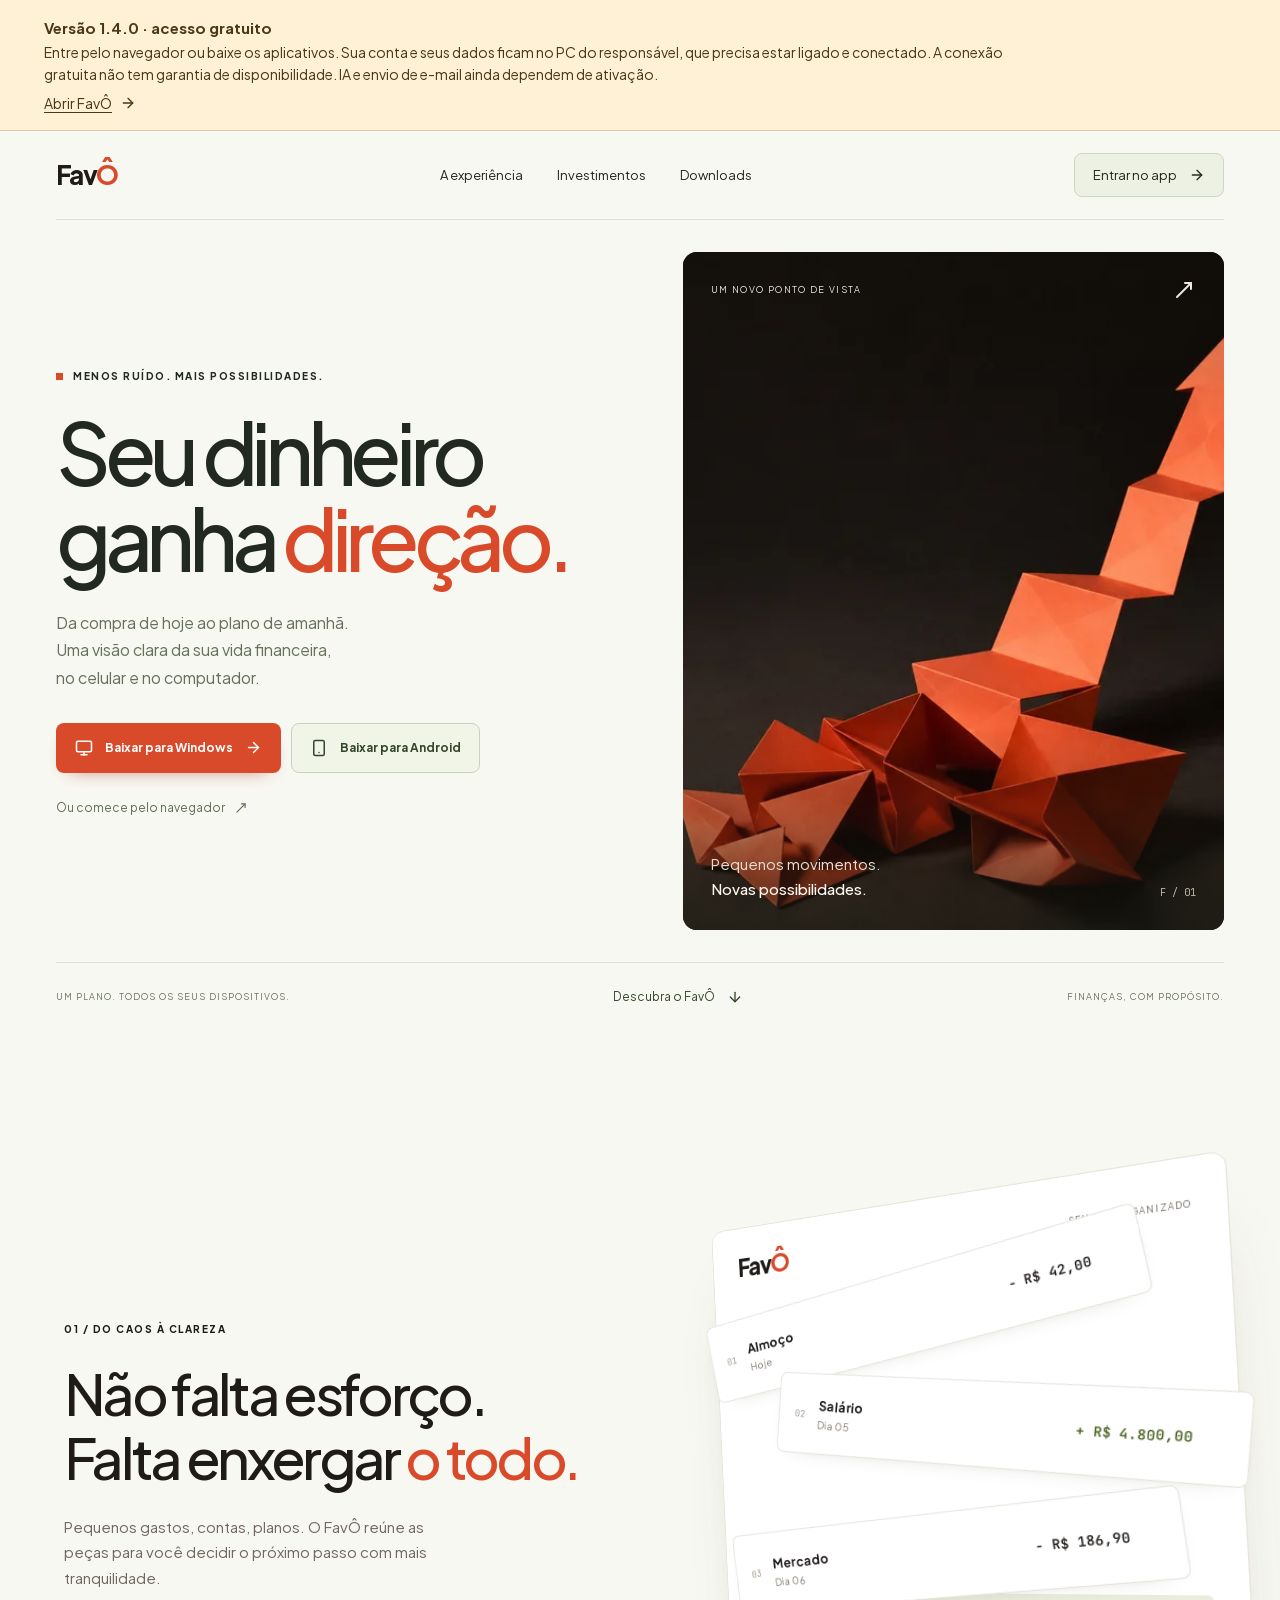
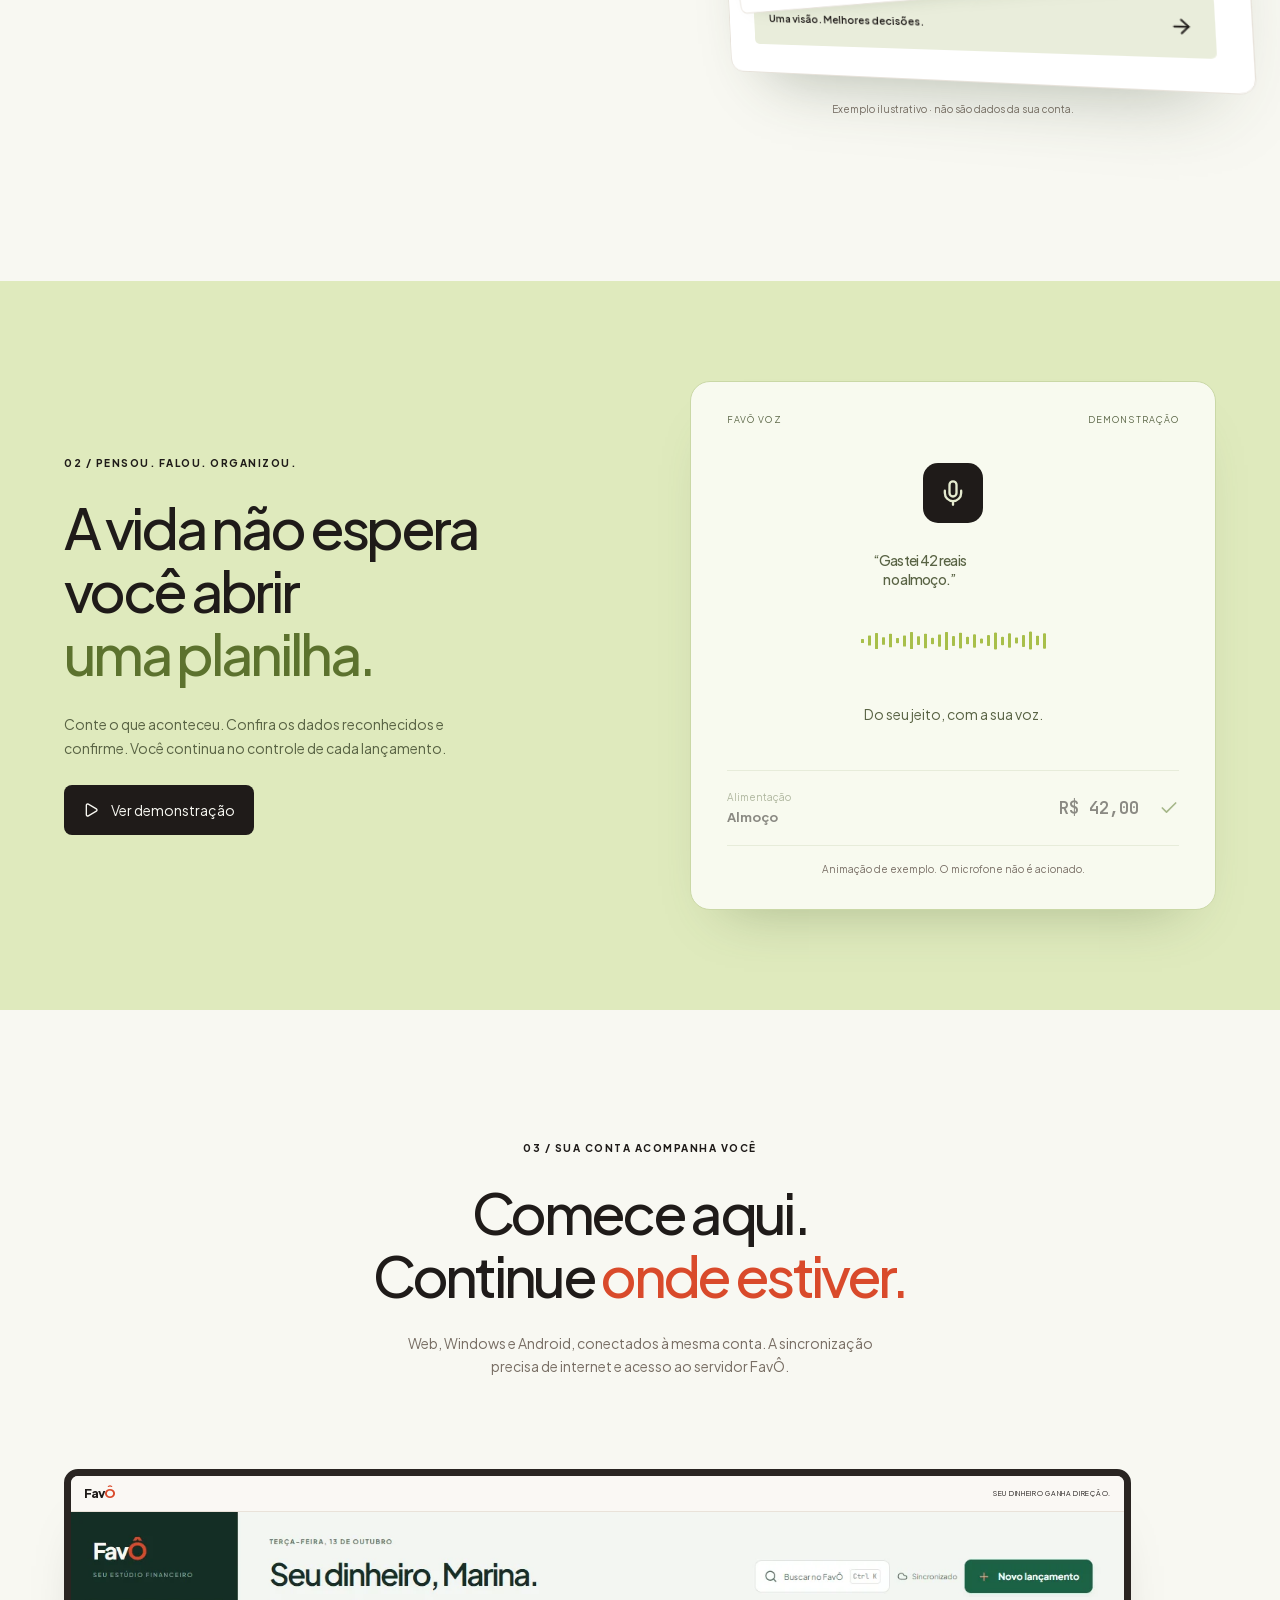
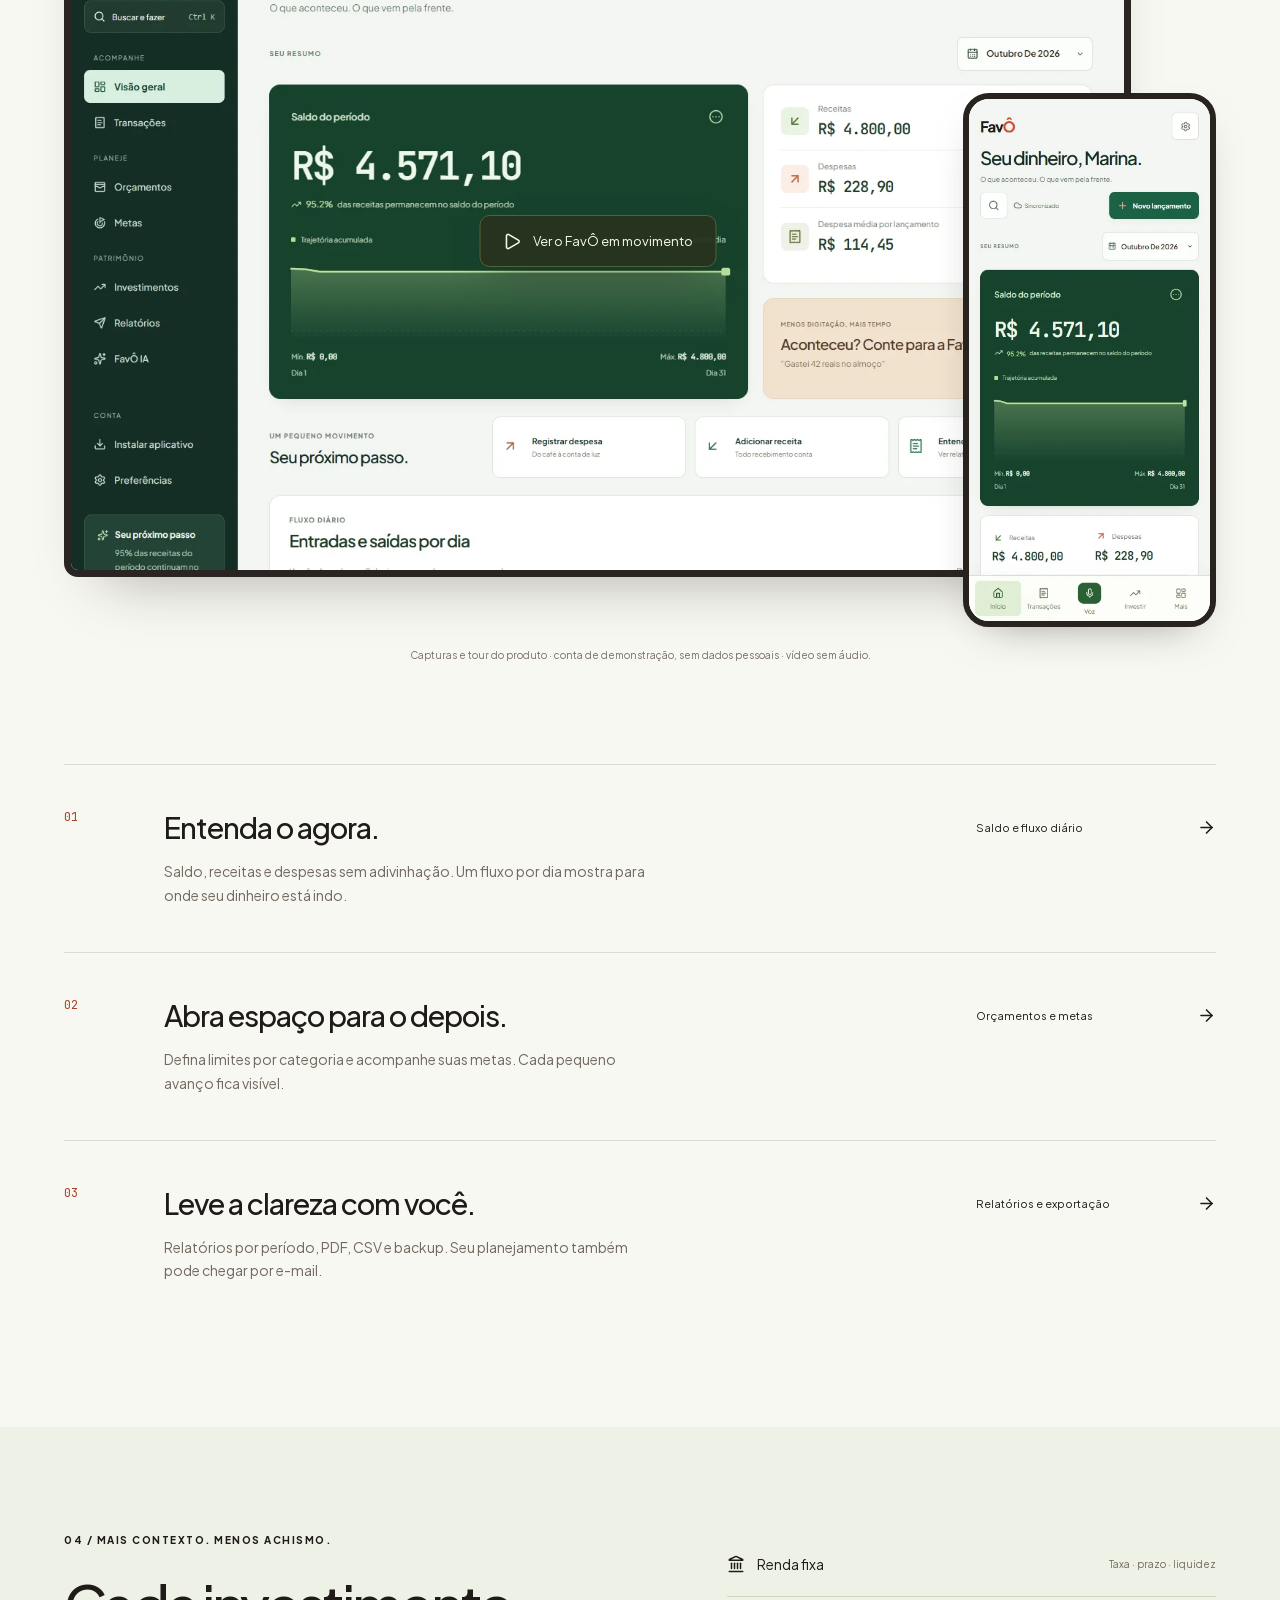
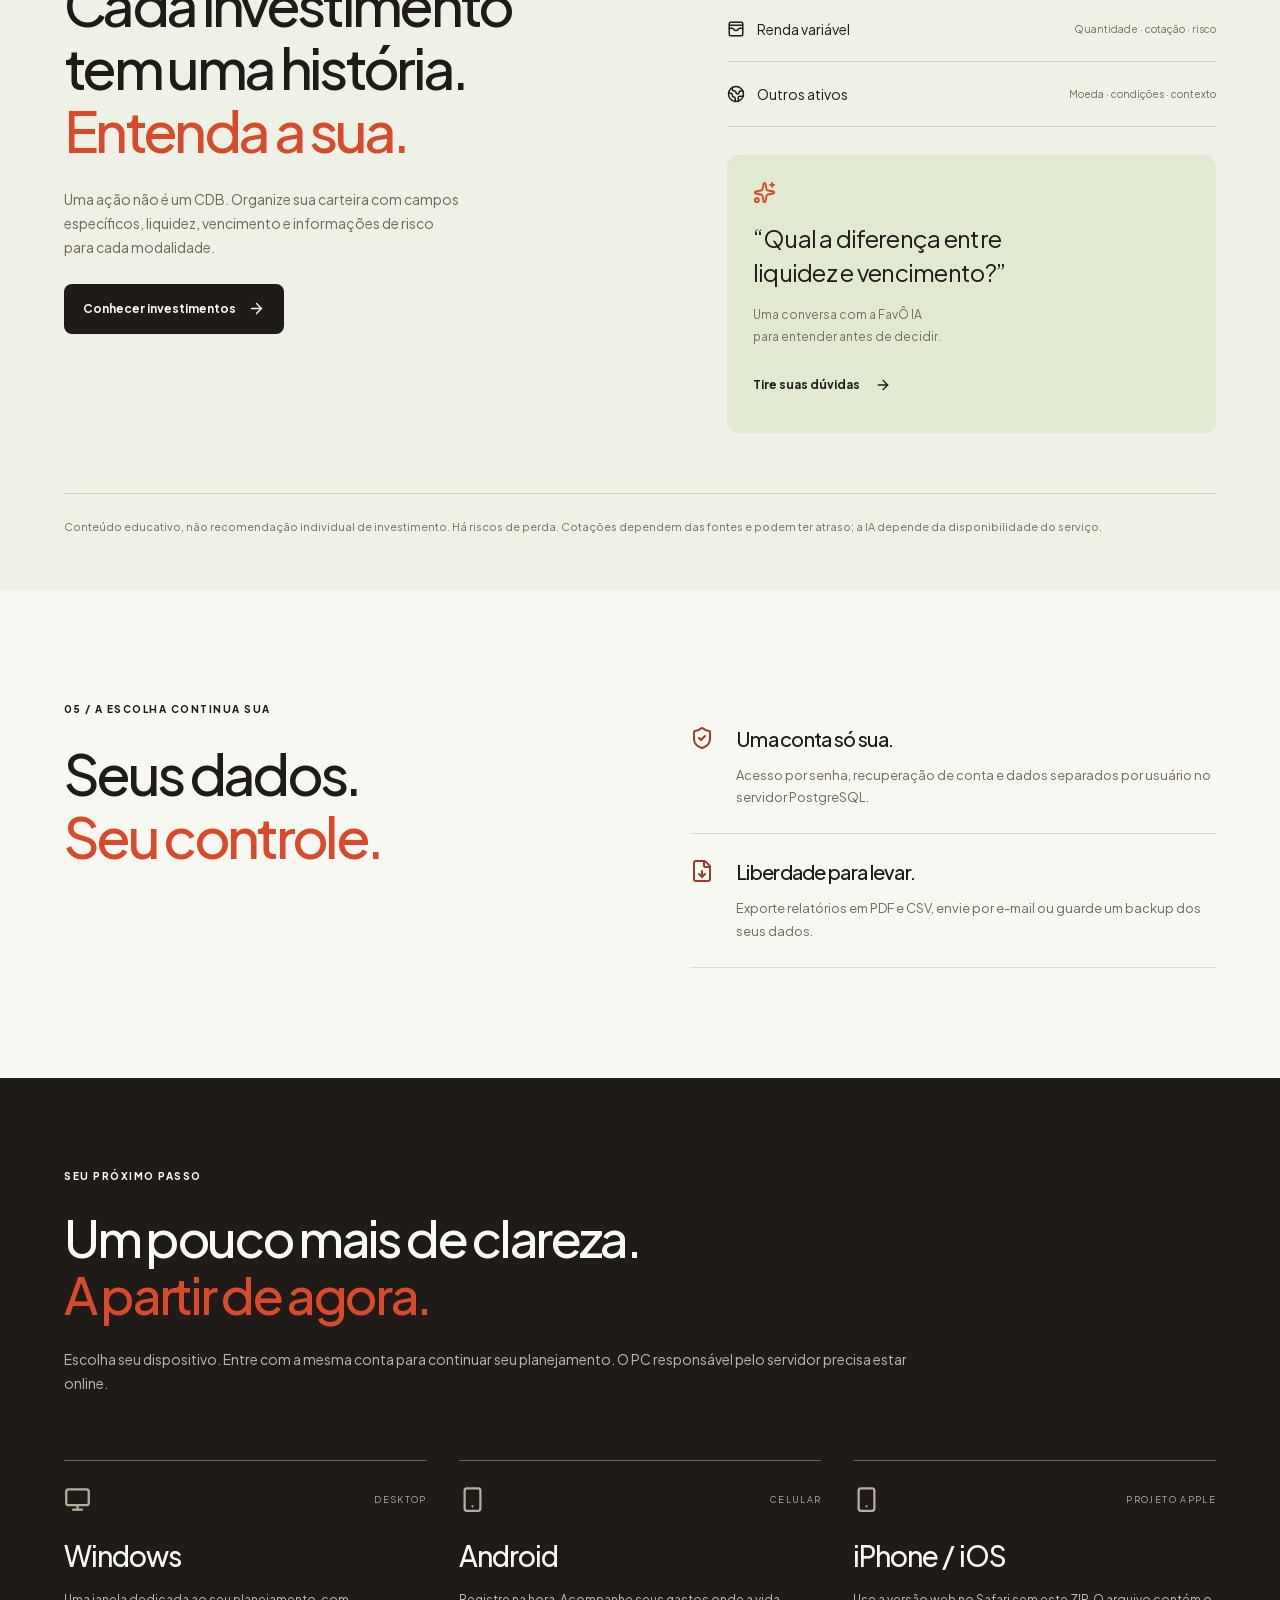
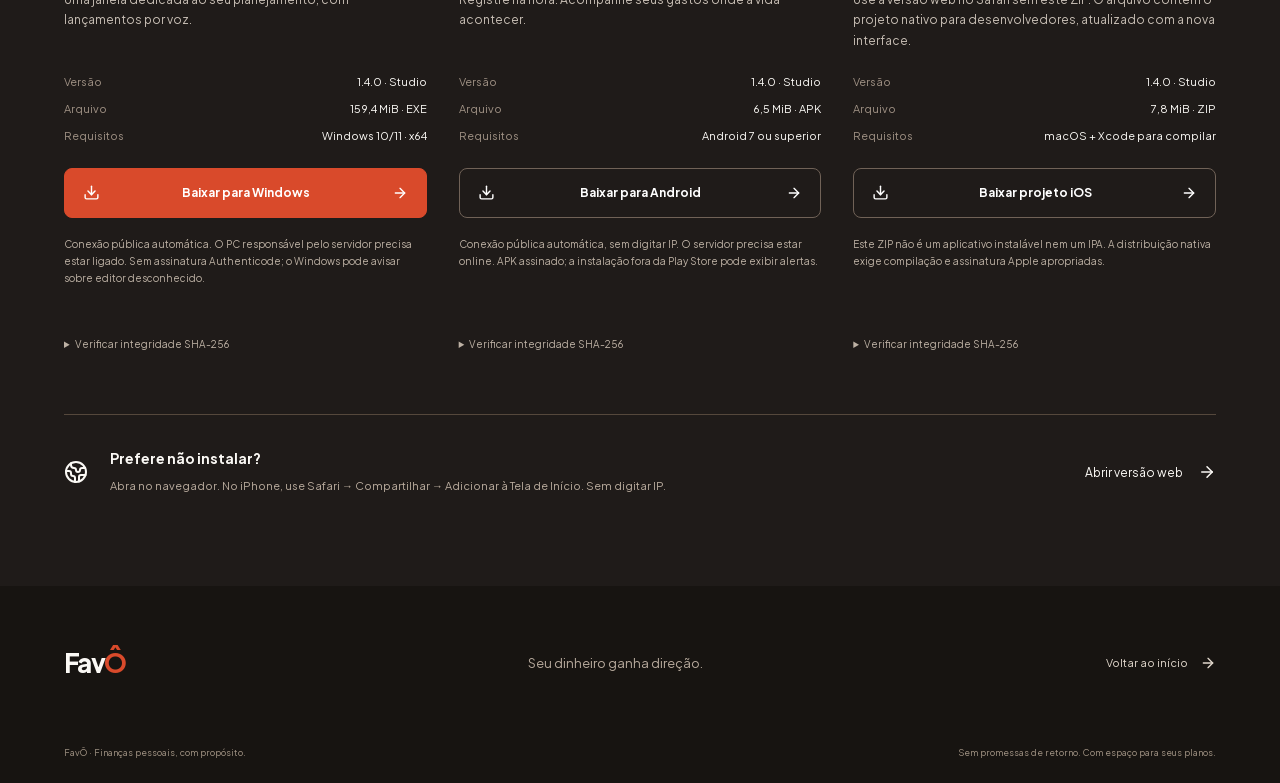
<file: index.html>
<!doctype html>
<html lang="pt-BR">
<head>
  <meta charset="utf-8">
  <meta name="viewport" content="width=device-width, initial-scale=1">
  <meta name="theme-color" content="#FBF9F5">
  <meta name="description" content="FavÔ: organização financeira no computador e celular. Baixe os aplicativos ou entre pelo navegador com acesso gratuito ao servidor do responsável.">
  <title>FavÔ — Seu dinheiro ganha direção</title>
  <link rel="icon" href="./icon.svg" type="image/svg+xml">
  <link rel="canonical" href="https://deywysonc.github.io/favo-downloads/">
  <script type="module" crossorigin src="./assets/main-Be0i9Xk2.js"></script>
  <link rel="modulepreload" crossorigin href="./assets/modulepreload-polyfill-Dezn_h7o.js">
  <link rel="stylesheet" crossorigin href="./assets/main-GY9yurmL.css">
</head>
<body><div id="root"><main class="campaign"><aside class="publication-status" id="availability" aria-label="Disponibilidade do aplicativo"><strong>Versão <!-- -->1.4.0<!-- --> · acesso gratuito</strong><p>Entre pelo navegador ou baixe os aplicativos. Sua conta e seus dados ficam no PC do responsável, que precisa estar ligado e conectado. A conexão gratuita não tem garantia de disponibilidade. IA e envio de e-mail ainda dependem de ativação.</p><a href="./app.html">Abrir FavÔ <svg xmlns="http://www.w3.org/2000/svg" width="16" height="16" viewBox="0 0 24 24" fill="none" stroke="currentColor" stroke-width="2" stroke-linecap="round" stroke-linejoin="round" class="lucide lucide-arrow-right" aria-hidden="true"><path d="M5 12h14"></path><path d="m12 5 7 7-7 7"></path></svg></a></aside><div class="campaign-reading-progress" aria-hidden="true"></div><a href="#campaign-content" class="skip-link">Pular para o conteúdo</a><section class="campaign-hero" id="campaign-content"><nav class="campaign-nav" aria-label="Navegação pública"><a href="#campaign-content" aria-label="FavÔ, apresentação"><span class="favo-brand" aria-label="FavÔ" style="--brand-ink:#1F1B19;font-weight:750;letter-spacing:-.065em"><span aria-hidden="true">Fav<span class="favo-accent">Ô</span></span></span></a><div><a href="#experience">A experiência</a><a href="#invest">Investimentos</a><a href="#downloads">Downloads</a></div><a href="./app.html" class="campaign-nav-cta">Entrar no app <svg xmlns="http://www.w3.org/2000/svg" width="16" height="16" viewBox="0 0 24 24" fill="none" stroke="currentColor" stroke-width="2" stroke-linecap="round" stroke-linejoin="round" class="lucide lucide-arrow-right" aria-hidden="true"><path d="M5 12h14"></path><path d="m12 5 7 7-7 7"></path></svg></a></nav><div class="hero-visual"><picture class="campaign-art"><source srcSet="./campaign/direction-960.webp 960w, ./campaign/direction-1536.webp 1536w" sizes="(max-width: 767px) 100vw, 50vw" type="image/webp"/><img src="./campaign/direction-1536.webp" alt="Uma fita de papel coral sai de dobras dispersas e encontra uma direção." width="1536" height="1024" fetchPriority="high"/></picture><div class="hero-art-label"><span>UM NOVO PONTO DE VISTA</span><svg xmlns="http://www.w3.org/2000/svg" width="24" height="24" viewBox="0 0 24 24" fill="none" stroke="currentColor" stroke-width="2" stroke-linecap="round" stroke-linejoin="round" class="lucide lucide-move-up-right" aria-hidden="true"><path d="M13 5H19V11"></path><path d="M19 5L5 19"></path></svg></div><div class="hero-art-caption"><span>Pequenos movimentos.<br/><strong>Novas possibilidades.</strong></span><span class="hero-art-index">F / 01</span></div></div><div class="hero-editorial"><p class="campaign-kicker"><span></span> MENOS RUÍDO. MAIS POSSIBILIDADES.</p><h1>Seu dinheiro<br/>ganha <em>direção.</em></h1><p class="hero-description">Da compra de hoje ao plano de amanhã.<br/>Uma visão clara da sua vida financeira,<br class="desktop-break"/> no celular e no computador.</p><div class="campaign-actions"><a href="#downloads" class="campaign-button primary"><svg xmlns="http://www.w3.org/2000/svg" width="18" height="18" viewBox="0 0 24 24" fill="none" stroke="currentColor" stroke-width="2" stroke-linecap="round" stroke-linejoin="round" class="lucide lucide-monitor" aria-hidden="true"><rect width="20" height="14" x="2" y="3" rx="2"></rect><line x1="8" x2="16" y1="21" y2="21"></line><line x1="12" x2="12" y1="17" y2="21"></line></svg> Baixar para Windows <svg xmlns="http://www.w3.org/2000/svg" width="17" height="17" viewBox="0 0 24 24" fill="none" stroke="currentColor" stroke-width="2" stroke-linecap="round" stroke-linejoin="round" class="lucide lucide-arrow-right" aria-hidden="true"><path d="M5 12h14"></path><path d="m12 5 7 7-7 7"></path></svg></a><a href="#android" class="campaign-button secondary"><svg xmlns="http://www.w3.org/2000/svg" width="18" height="18" viewBox="0 0 24 24" fill="none" stroke="currentColor" stroke-width="2" stroke-linecap="round" stroke-linejoin="round" class="lucide lucide-smartphone" aria-hidden="true"><rect width="14" height="20" x="5" y="2" rx="2" ry="2"></rect><path d="M12 18h.01"></path></svg> Baixar para Android</a></div><a href="./app.html" class="hero-web-link">Ou comece pelo navegador <svg xmlns="http://www.w3.org/2000/svg" width="14" height="14" viewBox="0 0 24 24" fill="none" stroke="currentColor" stroke-width="2" stroke-linecap="round" stroke-linejoin="round" class="lucide lucide-move-up-right" aria-hidden="true"><path d="M13 5H19V11"></path><path d="M19 5L5 19"></path></svg></a></div><div class="hero-caption"><span>UM PLANO. TODOS OS SEUS DISPOSITIVOS.</span><a href="#experience">Descubra o FavÔ <svg xmlns="http://www.w3.org/2000/svg" width="16" height="16" viewBox="0 0 24 24" fill="none" stroke="currentColor" stroke-width="2" stroke-linecap="round" stroke-linejoin="round" class="lucide lucide-arrow-down" aria-hidden="true"><path d="M12 5v14"></path><path d="m19 12-7 7-7-7"></path></svg></a><span class="hero-edition">FINANÇAS, COM PROPÓSITO.</span></div></section><section class="campaign-story campaign-container" id="experience"><div class="story-intro" data-reveal="true"><p class="campaign-kicker">01 / DO CAOS À CLAREZA</p><h2>Não falta esforço.<br/>Falta enxergar <em>o todo.</em></h2><p>Pequenos gastos, contas, planos. O FavÔ reúne as peças para você decidir o próximo passo com mais tranquilidade.</p></div><div class="story-stage" aria-label="Demonstração de organização de lançamentos fictícios"><div class="story-ledger"><div class="story-ledger-header"><span class="favo-brand" aria-label="FavÔ" style="--brand-ink:#1F1B19;font-weight:750;letter-spacing:-.065em"><span aria-hidden="true">Fav<span class="favo-accent">Ô</span></span></span><span>SEU DIA, ORGANIZADO</span></div><div class="story-receipt receipt-0"><span class="receipt-number">0<!-- -->1</span><div><strong>Almoço</strong><small>Hoje</small></div><b class="">− R$ 42,00</b><svg xmlns="http://www.w3.org/2000/svg" width="16" height="16" viewBox="0 0 24 24" fill="none" stroke="currentColor" stroke-width="2" stroke-linecap="round" stroke-linejoin="round" class="lucide lucide-check" aria-hidden="true"><path d="M20 6 9 17l-5-5"></path></svg></div><div class="story-receipt receipt-1"><span class="receipt-number">0<!-- -->2</span><div><strong>Salário</strong><small>Dia 05</small></div><b class="positive">+ R$ 4.800,00</b><svg xmlns="http://www.w3.org/2000/svg" width="16" height="16" viewBox="0 0 24 24" fill="none" stroke="currentColor" stroke-width="2" stroke-linecap="round" stroke-linejoin="round" class="lucide lucide-check" aria-hidden="true"><path d="M20 6 9 17l-5-5"></path></svg></div><div class="story-receipt receipt-2"><span class="receipt-number">0<!-- -->3</span><div><strong>Mercado</strong><small>Dia 06</small></div><b class="">− R$ 186,90</b><svg xmlns="http://www.w3.org/2000/svg" width="16" height="16" viewBox="0 0 24 24" fill="none" stroke="currentColor" stroke-width="2" stroke-linecap="round" stroke-linejoin="round" class="lucide lucide-check" aria-hidden="true"><path d="M20 6 9 17l-5-5"></path></svg></div><div class="story-total"><span>Uma visão. Melhores decisões.</span><svg xmlns="http://www.w3.org/2000/svg" width="21" height="21" viewBox="0 0 24 24" fill="none" stroke="currentColor" stroke-width="2" stroke-linecap="round" stroke-linejoin="round" class="lucide lucide-arrow-right" aria-hidden="true"><path d="M5 12h14"></path><path d="m12 5 7 7-7 7"></path></svg></div></div><p class="demo-label">Exemplo ilustrativo · não são dados da sua conta.</p></div></section><section class="campaign-voice" id="voice"><div class="campaign-container voice-composition"><div data-reveal="true"><p class="campaign-kicker">02 / PENSOU. FALOU. ORGANIZOU.</p><h2>A vida não espera<br/>você abrir<br/><em>uma planilha.</em></h2><p>Conte o que aconteceu. Confira os dados reconhecidos e confirme. Você continua no controle de cada lançamento.</p><button class="campaign-button ink"><svg xmlns="http://www.w3.org/2000/svg" width="16" height="16" viewBox="0 0 24 24" fill="none" stroke="currentColor" stroke-width="2" stroke-linecap="round" stroke-linejoin="round" class="lucide lucide-play" aria-hidden="true"><path d="M5 5a2 2 0 0 1 3.008-1.728l11.997 6.998a2 2 0 0 1 .003 3.458l-12 7A2 2 0 0 1 5 19z"></path></svg> <!-- -->Ver demonstração</button></div><div class="voice-demo voice-demo-step-0" data-reveal="true"><div class="voice-demo-top"><span>FAVÔ VOZ</span><span>DEMONSTRAÇÃO</span></div><div class="voice-demo-icon"><svg xmlns="http://www.w3.org/2000/svg" width="28" height="28" viewBox="0 0 24 24" fill="none" stroke="currentColor" stroke-width="2" stroke-linecap="round" stroke-linejoin="round" class="lucide lucide-mic" aria-hidden="true"><path d="M12 19v3"></path><path d="M19 10v2a7 7 0 0 1-14 0v-2"></path><rect x="9" y="2" width="6" height="13" rx="3"></rect></svg></div><p class="voice-demo-quote">“Gastei 42 reais<br/>no almoço.”</p><div class="voice-demo-wave" aria-hidden="true"><i style="height:12px;animation-delay:0ms"></i><i style="height:29px;animation-delay:40ms"></i><i style="height:46px;animation-delay:80ms"></i><i style="height:22px;animation-delay:120ms"></i><i style="height:39px;animation-delay:160ms"></i><i style="height:15px;animation-delay:200ms"></i><i style="height:32px;animation-delay:240ms"></i><i style="height:49px;animation-delay:280ms"></i><i style="height:25px;animation-delay:320ms"></i><i style="height:42px;animation-delay:360ms"></i><i style="height:18px;animation-delay:400ms"></i><i style="height:35px;animation-delay:440ms"></i><i style="height:52px;animation-delay:480ms"></i><i style="height:28px;animation-delay:520ms"></i><i style="height:45px;animation-delay:560ms"></i><i style="height:21px;animation-delay:600ms"></i><i style="height:38px;animation-delay:640ms"></i><i style="height:14px;animation-delay:680ms"></i><i style="height:31px;animation-delay:720ms"></i><i style="height:48px;animation-delay:760ms"></i><i style="height:24px;animation-delay:800ms"></i><i style="height:41px;animation-delay:840ms"></i><i style="height:17px;animation-delay:880ms"></i><i style="height:34px;animation-delay:920ms"></i><i style="height:51px;animation-delay:960ms"></i><i style="height:27px;animation-delay:1000ms"></i><i style="height:44px;animation-delay:1040ms"></i></div><p class="voice-demo-status" role="status">Do seu jeito, com a sua voz.</p><div class="voice-demo-result"><div><small>Alimentação</small><strong>Almoço</strong></div><b>R$ 42,00</b><svg xmlns="http://www.w3.org/2000/svg" width="20" height="20" viewBox="0 0 24 24" fill="none" stroke="currentColor" stroke-width="2" stroke-linecap="round" stroke-linejoin="round" class="lucide lucide-check" aria-hidden="true"><path d="M20 6 9 17l-5-5"></path></svg></div><small class="demo-label">Animação de exemplo. O microfone não é acionado.</small></div></div></section><section class="campaign-devices campaign-container" id="devices"><div class="devices-heading" data-reveal="true"><p class="campaign-kicker">03 / SUA CONTA ACOMPANHA VOCÊ</p><h2>Comece aqui.<br/>Continue <em>onde estiver.</em></h2><p>Web, Windows e Android, conectados à mesma conta. A sincronização precisa de internet e acesso ao servidor FavÔ.</p></div><div class="device-composition " data-reveal="true"><div class="desktop-product"><div class="device-topline"><span class="favo-brand" aria-label="FavÔ" style="--brand-ink:#1F1B19;font-weight:750;letter-spacing:-.065em"><span aria-hidden="true">Fav<span class="favo-accent">Ô</span></span></span><span>SEU DINHEIRO GANHA DIREÇÃO.</span></div><div class="product-screen"><img src="./campaign/app-desktop.webp" alt="Tela real de visão geral do FavÔ no computador, com conta de demonstração." width="1440" height="900" loading="lazy"/><button class="product-play"><svg xmlns="http://www.w3.org/2000/svg" width="19" height="19" viewBox="0 0 24 24" fill="none" stroke="currentColor" stroke-width="2" stroke-linecap="round" stroke-linejoin="round" class="lucide lucide-play" aria-hidden="true"><path d="M5 5a2 2 0 0 1 3.008-1.728l11.997 6.998a2 2 0 0 1 .003 3.458l-12 7A2 2 0 0 1 5 19z"></path></svg> Ver o FavÔ em movimento</button></div></div><div class="mobile-product"><img src="./campaign/app-mobile.webp" alt="Tela real de visão geral do FavÔ no celular, com conta de demonstração." width="390" height="844" loading="lazy"/></div></div><p class="demo-label">Capturas e tour do produto · conta de demonstração, sem dados pessoais · vídeo sem áudio.</p></section><section class="campaign-features campaign-container" aria-label="Recursos de controle financeiro"><article class="feature-editorial" data-reveal="true"><span class="feature-number">01</span><div><h3>Entenda o agora.</h3><p>Saldo, receitas e despesas sem adivinhação. Um fluxo por dia mostra para onde seu dinheiro está indo.</p></div><span class="feature-tag">Saldo e fluxo diário<!-- --> <svg xmlns="http://www.w3.org/2000/svg" width="19" height="19" viewBox="0 0 24 24" fill="none" stroke="currentColor" stroke-width="2" stroke-linecap="round" stroke-linejoin="round" class="lucide lucide-arrow-right" aria-hidden="true"><path d="M5 12h14"></path><path d="m12 5 7 7-7 7"></path></svg></span></article><article class="feature-editorial" data-reveal="true"><span class="feature-number">02</span><div><h3>Abra espaço para o depois.</h3><p>Defina limites por categoria e acompanhe suas metas. Cada pequeno avanço fica visível.</p></div><span class="feature-tag">Orçamentos e metas<!-- --> <svg xmlns="http://www.w3.org/2000/svg" width="19" height="19" viewBox="0 0 24 24" fill="none" stroke="currentColor" stroke-width="2" stroke-linecap="round" stroke-linejoin="round" class="lucide lucide-arrow-right" aria-hidden="true"><path d="M5 12h14"></path><path d="m12 5 7 7-7 7"></path></svg></span></article><article class="feature-editorial" data-reveal="true"><span class="feature-number">03</span><div><h3>Leve a clareza com você.</h3><p>Relatórios por período, PDF, CSV e backup. Seu planejamento também pode chegar por e-mail.</p></div><span class="feature-tag">Relatórios e exportação<!-- --> <svg xmlns="http://www.w3.org/2000/svg" width="19" height="19" viewBox="0 0 24 24" fill="none" stroke="currentColor" stroke-width="2" stroke-linecap="round" stroke-linejoin="round" class="lucide lucide-arrow-right" aria-hidden="true"><path d="M5 12h14"></path><path d="m12 5 7 7-7 7"></path></svg></span></article></section><section class="campaign-invest" id="invest"><div class="campaign-container investment-composition"><div data-reveal="true"><p class="campaign-kicker">04 / MAIS CONTEXTO. MENOS ACHISMO.</p><h2>Cada investimento<br/>tem uma história.<br/><em>Entenda a sua.</em></h2><p>Uma ação não é um CDB. Organize sua carteira com campos específicos, liquidez, vencimento e informações de risco para cada modalidade.</p><a href="./app.html?screen=investimentos" class="campaign-button ink">Conhecer investimentos <svg xmlns="http://www.w3.org/2000/svg" width="17" height="17" viewBox="0 0 24 24" fill="none" stroke="currentColor" stroke-width="2" stroke-linecap="round" stroke-linejoin="round" class="lucide lucide-arrow-right" aria-hidden="true"><path d="M5 12h14"></path><path d="m12 5 7 7-7 7"></path></svg></a></div><div class="investment-editorial" data-reveal="true"><div class="investment-type-list"><span><svg xmlns="http://www.w3.org/2000/svg" width="18" height="18" viewBox="0 0 24 24" fill="none" stroke="currentColor" stroke-width="2" stroke-linecap="round" stroke-linejoin="round" class="lucide lucide-landmark" aria-hidden="true"><path d="M10 18v-7"></path><path d="M11.119 2.205a2 2 0 0 1 1.762 0l7.84 3.846A.5.5 0 0 1 20.5 7h-17a.5.5 0 0 1-.22-.949z"></path><path d="M14 18v-7"></path><path d="M18 18v-7"></path><path d="M3 22h18"></path><path d="M6 18v-7"></path></svg> Renda fixa <small>Taxa · prazo · liquidez</small></span><span><svg xmlns="http://www.w3.org/2000/svg" width="18" height="18" viewBox="0 0 24 24" fill="none" stroke="currentColor" stroke-width="2" stroke-linecap="round" stroke-linejoin="round" class="lucide lucide-wallet-cards" aria-hidden="true"><path d="M3 11h3.75a2 2 0 0 1 1.6.8l.45.6a4 4 0 0 0 6.4 0l.45-.6a2 2 0 0 1 1.6-.8H21"></path><path d="M3 7h18"></path><rect x="3" y="3" width="18" height="18" rx="2"></rect></svg> Renda variável <small>Quantidade · cotação · risco</small></span><span><svg xmlns="http://www.w3.org/2000/svg" width="18" height="18" viewBox="0 0 24 24" fill="none" stroke="currentColor" stroke-width="2" stroke-linecap="round" stroke-linejoin="round" class="lucide lucide-earth" aria-hidden="true"><path d="M21.54 15H17a2 2 0 0 0-2 2v4.54"></path><path d="M7 3.34V5a3 3 0 0 0 3 3a2 2 0 0 1 2 2c0 1.1.9 2 2 2a2 2 0 0 0 2-2c0-1.1.9-2 2-2h3.17"></path><path d="M11 21.95V18a2 2 0 0 0-2-2a2 2 0 0 1-2-2v-1a2 2 0 0 0-2-2H2.05"></path><circle cx="12" cy="12" r="10"></circle></svg> Outros ativos <small>Moeda · condições · contexto</small></span></div><div class="ai-editorial"><svg xmlns="http://www.w3.org/2000/svg" width="23" height="23" viewBox="0 0 24 24" fill="none" stroke="currentColor" stroke-width="2" stroke-linecap="round" stroke-linejoin="round" class="lucide lucide-sparkles" aria-hidden="true"><path d="M11.017 2.814a1 1 0 0 1 1.966 0l1.051 5.558a2 2 0 0 0 1.594 1.594l5.558 1.051a1 1 0 0 1 0 1.966l-5.558 1.051a2 2 0 0 0-1.594 1.594l-1.051 5.558a1 1 0 0 1-1.966 0l-1.051-5.558a2 2 0 0 0-1.594-1.594l-5.558-1.051a1 1 0 0 1 0-1.966l5.558-1.051a2 2 0 0 0 1.594-1.594z"></path><path d="M20 2v4"></path><path d="M22 4h-4"></path><circle cx="4" cy="20" r="2"></circle></svg><p>“Qual a diferença entre<br/>liquidez e vencimento?”</p><span>Uma conversa com a FavÔ IA<br/>para entender antes de decidir.</span><a href="./app.html?screen=assistente">Tire suas dúvidas <svg xmlns="http://www.w3.org/2000/svg" width="16" height="16" viewBox="0 0 24 24" fill="none" stroke="currentColor" stroke-width="2" stroke-linecap="round" stroke-linejoin="round" class="lucide lucide-arrow-right" aria-hidden="true"><path d="M5 12h14"></path><path d="m12 5 7 7-7 7"></path></svg></a></div></div><p class="investment-caution">Conteúdo educativo, não recomendação individual de investimento. Há riscos de perda. Cotações dependem das fontes e podem ter atraso; a IA depende da disponibilidade do serviço.</p></div></section><section class="campaign-control campaign-container" data-reveal="true"><div><p class="campaign-kicker">05 / A ESCOLHA CONTINUA SUA</p><h2>Seus dados.<br/><em>Seu controle.</em></h2></div><div class="control-points"><article><svg xmlns="http://www.w3.org/2000/svg" width="24" height="24" viewBox="0 0 24 24" fill="none" stroke="currentColor" stroke-width="2" stroke-linecap="round" stroke-linejoin="round" class="lucide lucide-shield-check" aria-hidden="true"><path d="M20 13c0 5-3.5 7.5-7.66 8.95a1 1 0 0 1-.67-.01C7.5 20.5 4 18 4 13V6a1 1 0 0 1 1-1c2 0 4.5-1.2 6.24-2.72a1.17 1.17 0 0 1 1.52 0C14.51 3.81 17 5 19 5a1 1 0 0 1 1 1z"></path><path d="m9 12 2 2 4-4"></path></svg><div><h3>Uma conta só sua.</h3><p>Acesso por senha, recuperação de conta e dados separados por usuário no servidor PostgreSQL.</p></div></article><article><svg xmlns="http://www.w3.org/2000/svg" width="24" height="24" viewBox="0 0 24 24" fill="none" stroke="currentColor" stroke-width="2" stroke-linecap="round" stroke-linejoin="round" class="lucide lucide-file-down" aria-hidden="true"><path d="M6 22a2 2 0 0 1-2-2V4a2 2 0 0 1 2-2h8a2.4 2.4 0 0 1 1.704.706l3.588 3.588A2.4 2.4 0 0 1 20 8v12a2 2 0 0 1-2 2z"></path><path d="M14 2v5a1 1 0 0 0 1 1h5"></path><path d="M12 18v-6"></path><path d="m9 15 3 3 3-3"></path></svg><div><h3>Liberdade para levar.</h3><p>Exporte relatórios em PDF e CSV, envie por e-mail ou guarde um backup dos seus dados.</p></div></article></div></section><section class="campaign-downloads" id="downloads"><div class="campaign-container"><div class="downloads-heading" data-reveal="true"><p class="campaign-kicker">SEU PRÓXIMO PASSO</p><h2>Um pouco mais de clareza.<br/><em>A partir de agora.</em></h2><p>Escolha seu dispositivo. Entre com a mesma conta para continuar seu planejamento. O PC responsável pelo servidor precisa estar online.</p></div><div class="release-grid"><article class="release-item" id="windows"><div class="release-heading"><svg xmlns="http://www.w3.org/2000/svg" width="27" height="27" viewBox="0 0 24 24" fill="none" stroke="currentColor" stroke-width="2" stroke-linecap="round" stroke-linejoin="round" class="lucide lucide-monitor" aria-hidden="true"><rect width="20" height="14" x="2" y="3" rx="2"></rect><line x1="8" x2="16" y1="21" y2="21"></line><line x1="12" x2="12" y1="17" y2="21"></line></svg><span>DESKTOP</span></div><h3>Windows</h3><p>Uma janela dedicada ao seu planejamento, com lançamentos por voz.</p><dl><div><dt>Versão</dt><dd>1.4.0 · Studio</dd></div><div><dt>Arquivo</dt><dd>159,4 MiB · EXE</dd></div><div><dt>Requisitos</dt><dd>Windows 10/11 · x64</dd></div></dl><a href="https://github.com/deywysonc/favo-downloads/releases/download/v1.4.0-preview/FavO-Windows-1.4.0.exe" class="campaign-button"><svg xmlns="http://www.w3.org/2000/svg" width="17" height="17" viewBox="0 0 24 24" fill="none" stroke="currentColor" stroke-width="2" stroke-linecap="round" stroke-linejoin="round" class="lucide lucide-download" aria-hidden="true"><path d="M12 15V3"></path><path d="M21 15v4a2 2 0 0 1-2 2H5a2 2 0 0 1-2-2v-4"></path><path d="m7 10 5 5 5-5"></path></svg> <!-- -->Baixar para Windows<svg xmlns="http://www.w3.org/2000/svg" width="16" height="16" viewBox="0 0 24 24" fill="none" stroke="currentColor" stroke-width="2" stroke-linecap="round" stroke-linejoin="round" class="lucide lucide-arrow-right" aria-hidden="true"><path d="M5 12h14"></path><path d="m12 5 7 7-7 7"></path></svg></a><p class="release-warning">Conexão pública automática. O PC responsável pelo servidor precisa estar ligado. Sem assinatura Authenticode; o Windows pode avisar sobre editor desconhecido.</p><details><summary>Verificar integridade SHA-256</summary><code>c081a743da4173f07f56bc5c97166fb766b8112f26939527568e58e79189ecee</code></details></article><article class="release-item" id="android"><div class="release-heading"><svg xmlns="http://www.w3.org/2000/svg" width="27" height="27" viewBox="0 0 24 24" fill="none" stroke="currentColor" stroke-width="2" stroke-linecap="round" stroke-linejoin="round" class="lucide lucide-smartphone" aria-hidden="true"><rect width="14" height="20" x="5" y="2" rx="2" ry="2"></rect><path d="M12 18h.01"></path></svg><span>CELULAR</span></div><h3>Android</h3><p>Registre na hora. Acompanhe seus gastos onde a vida acontecer.</p><dl><div><dt>Versão</dt><dd>1.4.0 · Studio</dd></div><div><dt>Arquivo</dt><dd>6,5 MiB · APK</dd></div><div><dt>Requisitos</dt><dd>Android 7 ou superior</dd></div></dl><a href="https://github.com/deywysonc/favo-downloads/releases/download/v1.4.0-preview/FavO-Android-1.4.0.apk" class="campaign-button"><svg xmlns="http://www.w3.org/2000/svg" width="17" height="17" viewBox="0 0 24 24" fill="none" stroke="currentColor" stroke-width="2" stroke-linecap="round" stroke-linejoin="round" class="lucide lucide-download" aria-hidden="true"><path d="M12 15V3"></path><path d="M21 15v4a2 2 0 0 1-2 2H5a2 2 0 0 1-2-2v-4"></path><path d="m7 10 5 5 5-5"></path></svg> <!-- -->Baixar para Android<svg xmlns="http://www.w3.org/2000/svg" width="16" height="16" viewBox="0 0 24 24" fill="none" stroke="currentColor" stroke-width="2" stroke-linecap="round" stroke-linejoin="round" class="lucide lucide-arrow-right" aria-hidden="true"><path d="M5 12h14"></path><path d="m12 5 7 7-7 7"></path></svg></a><p class="release-warning">Conexão pública automática, sem digitar IP. O servidor precisa estar online. APK assinado; a instalação fora da Play Store pode exibir alertas.</p><details><summary>Verificar integridade SHA-256</summary><code>ccff72a99a8eaf91663fdd718fe28ce9fa9ce7e6134180b41dd15e9b82c76caf</code></details></article><article class="release-item" id="ios"><div class="release-heading"><svg xmlns="http://www.w3.org/2000/svg" width="27" height="27" viewBox="0 0 24 24" fill="none" stroke="currentColor" stroke-width="2" stroke-linecap="round" stroke-linejoin="round" class="lucide lucide-smartphone" aria-hidden="true"><rect width="14" height="20" x="5" y="2" rx="2" ry="2"></rect><path d="M12 18h.01"></path></svg><span>PROJETO APPLE</span></div><h3>iPhone / iOS</h3><p>Use a versão web no Safari sem este ZIP. O arquivo contém o projeto nativo para desenvolvedores, atualizado com a nova interface.</p><dl><div><dt>Versão</dt><dd>1.4.0 · Studio</dd></div><div><dt>Arquivo</dt><dd>7,8 MiB · ZIP</dd></div><div><dt>Requisitos</dt><dd>macOS + Xcode para compilar</dd></div></dl><a href="https://github.com/deywysonc/favo-downloads/releases/download/v1.4.0-preview/FavO-iOS-Xcode-1.4.0.zip" class="campaign-button"><svg xmlns="http://www.w3.org/2000/svg" width="17" height="17" viewBox="0 0 24 24" fill="none" stroke="currentColor" stroke-width="2" stroke-linecap="round" stroke-linejoin="round" class="lucide lucide-download" aria-hidden="true"><path d="M12 15V3"></path><path d="M21 15v4a2 2 0 0 1-2 2H5a2 2 0 0 1-2-2v-4"></path><path d="m7 10 5 5 5-5"></path></svg> <!-- -->Baixar projeto iOS<svg xmlns="http://www.w3.org/2000/svg" width="16" height="16" viewBox="0 0 24 24" fill="none" stroke="currentColor" stroke-width="2" stroke-linecap="round" stroke-linejoin="round" class="lucide lucide-arrow-right" aria-hidden="true"><path d="M5 12h14"></path><path d="m12 5 7 7-7 7"></path></svg></a><p class="release-warning">Este ZIP não é um aplicativo instalável nem um IPA. A distribuição nativa exige compilação e assinatura Apple apropriadas.</p><details><summary>Verificar integridade SHA-256</summary><code>ee454cda6c5845a4c1b71f5cd4a04ab91c9a0e7cf2fc458b39c02f69d27f8acd</code></details></article></div><div class="web-release"><svg xmlns="http://www.w3.org/2000/svg" width="24" height="24" viewBox="0 0 24 24" fill="none" stroke="currentColor" stroke-width="2" stroke-linecap="round" stroke-linejoin="round" class="lucide lucide-earth" aria-hidden="true"><path d="M21.54 15H17a2 2 0 0 0-2 2v4.54"></path><path d="M7 3.34V5a3 3 0 0 0 3 3a2 2 0 0 1 2 2c0 1.1.9 2 2 2a2 2 0 0 0 2-2c0-1.1.9-2 2-2h3.17"></path><path d="M11 21.95V18a2 2 0 0 0-2-2a2 2 0 0 1-2-2v-1a2 2 0 0 0-2-2H2.05"></path><circle cx="12" cy="12" r="10"></circle></svg><div><strong>Prefere não instalar?</strong><span>Abra no navegador. No iPhone, use Safari → Compartilhar → Adicionar à Tela de Início. Sem digitar IP.</span></div><a href="./app.html">Abrir versão web <svg xmlns="http://www.w3.org/2000/svg" width="18" height="18" viewBox="0 0 24 24" fill="none" stroke="currentColor" stroke-width="2" stroke-linecap="round" stroke-linejoin="round" class="lucide lucide-arrow-right" aria-hidden="true"><path d="M5 12h14"></path><path d="m12 5 7 7-7 7"></path></svg></a></div></div></section><footer class="campaign-footer"><div class="campaign-container"><span class="favo-brand" aria-label="FavÔ" style="--brand-ink:#FBF9F5;font-weight:750;letter-spacing:-.065em"><span aria-hidden="true">Fav<span class="favo-accent">Ô</span></span></span><p>Seu dinheiro ganha direção.</p><a href="#campaign-content">Voltar ao início <svg xmlns="http://www.w3.org/2000/svg" width="16" height="16" viewBox="0 0 24 24" fill="none" stroke="currentColor" stroke-width="2" stroke-linecap="round" stroke-linejoin="round" class="lucide lucide-arrow-right" aria-hidden="true"><path d="M5 12h14"></path><path d="m12 5 7 7-7 7"></path></svg></a></div><div class="campaign-container footer-fineprint"><span>FavÔ · Finanças pessoais, com propósito.</span><span>Sem promessas de retorno. Com espaço para seus planos.</span></div></footer></main></div></body>
</html>
</file>
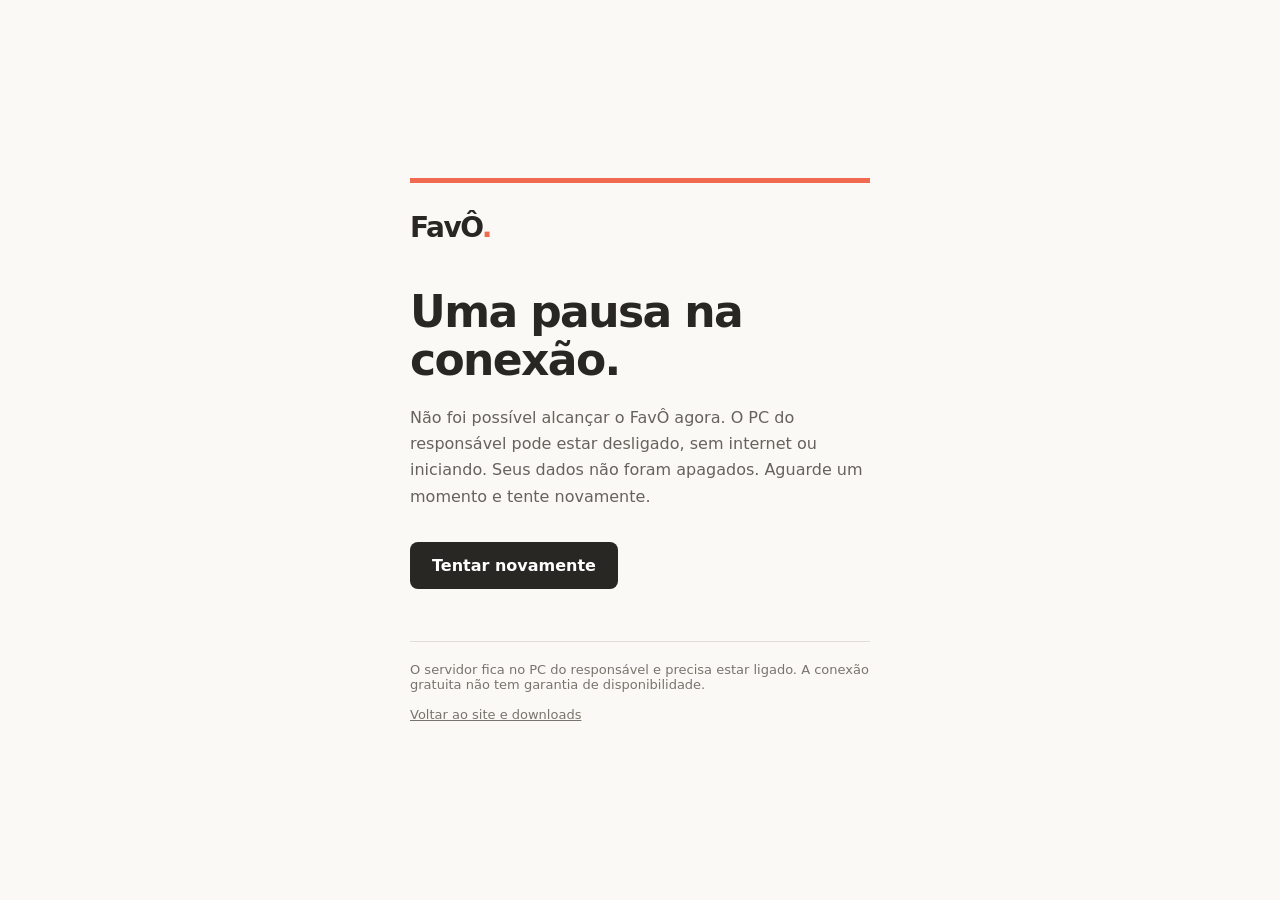
<file: app.html>
<!doctype html>
<html lang="pt-BR">
<head>
  <meta charset="utf-8">
  <meta name="viewport" content="width=device-width, initial-scale=1">
  <meta name="referrer" content="no-referrer">
  <meta name="theme-color" content="#fbf9f5">
  <title>Abrir FavÔ — Seu dinheiro ganha direção</title>
  <link rel="icon" href="./icon.svg" type="image/svg+xml">
  <style>
    *{box-sizing:border-box}body{margin:0;background:#fbf9f5;color:#292724;font-family:system-ui,sans-serif;min-height:100svh;display:grid;place-items:center;padding:24px}main{max-width:460px;width:100%;border-top:5px solid #f06a4f;padding-top:28px}.brand{font-size:28px;font-weight:800;letter-spacing:-1.5px}h1{font-size:clamp(32px,8vw,44px);letter-spacing:-1.6px;line-height:1.1;margin:44px 0 20px}p{font-size:16px;line-height:1.65;color:#66625d}.signal{display:flex;gap:5px;margin:28px 0}.signal i{height:4px;width:52px;background:#f06a4f;animation:pulse 1s ease-in-out infinite alternate}.signal i:nth-child(2){animation-delay:.2s}.signal i:nth-child(3){animation-delay:.4s}button{border:0;background:#292724;color:white;padding:14px 22px;border-radius:8px;cursor:pointer;font:inherit;font-weight:600;margin:16px 0}button:disabled{opacity:.5;cursor:wait}button:focus-visible,a:focus-visible{outline:3px solid #f06a4f;outline-offset:5px}footer{margin-top:36px;border-top:1px solid #e2ded7;padding-top:20px;font-size:13px;color:#79736d}footer a{color:inherit}.offline .signal{display:none}@keyframes pulse{to{opacity:.2;transform:scaleX(.65)}}@media(prefers-reduced-motion:reduce){.signal i{animation:none}}
  </style>
  <script type="module" crossorigin src="./assets/app-CGuk2gEJ.js"></script>
  <link rel="modulepreload" crossorigin href="./assets/modulepreload-polyfill-Dezn_h7o.js">
</head>
<body>
  <main>
    <div class="brand">FavÔ<span style="color:#f06a4f">.</span></div>
    <h1 id="title">Seus planos,<br>logo ali.</h1>
    <div class="signal" aria-hidden="true"><i></i><i></i><i></i></div>
    <p id="status" role="status" aria-live="polite">Encontrando o servidor e preparando seu acesso seguro…</p>
    <button id="retry" type="button" hidden>Tentar novamente</button>
    <footer>O servidor fica no PC do responsável e precisa estar ligado. A conexão gratuita não tem garantia de disponibilidade.<br><br><a href="./">Voltar ao site e downloads</a></footer>
    <noscript><p>Ative o JavaScript para encontrar o endereço atual do FavÔ.</p></noscript>
  </main>
</body>
</html>
</file>
<file: assets/main-GY9yurmL.css>
@font-face{font-family:Plus Jakarta Sans;font-style:normal;font-weight:200 800;font-display:swap;src:url(./plus-jakarta-sans-latin-ext-CAOONhfK.woff2)format("woff2");unicode-range:U+100-2BA,U+2BD-2C5,U+2C7-2CC,U+2CE-2D7,U+2DD-2FF,U+304,U+308,U+329,U+1D00-1DBF,U+1E00-1E9F,U+1EF2-1EFF,U+2020,U+20A0-20AB,U+20AD-20C0,U+2113,U+2C60-2C7F,U+A720-A7FF}@font-face{font-family:Plus Jakarta Sans;font-style:normal;font-weight:200 800;font-display:swap;src:url(./plus-jakarta-sans-latin-B2KjpZfh.woff2)format("woff2");unicode-range:U+??,U+131,U+152-153,U+2BB-2BC,U+2C6,U+2DA,U+2DC,U+304,U+308,U+329,U+2000-206F,U+20AC,U+2122,U+2191,U+2193,U+2212,U+2215,U+FEFF,U+FFFD}@font-face{font-family:JetBrains Mono;font-style:normal;font-weight:100 800;font-display:swap;src:url(./jetbrains-mono-latin-ext-Dey_PoKW.woff2)format("woff2");unicode-range:U+100-2BA,U+2BD-2C5,U+2C7-2CC,U+2CE-2D7,U+2DD-2FF,U+304,U+308,U+329,U+1D00-1DBF,U+1E00-1E9F,U+1EF2-1EFF,U+2020,U+20A0-20AB,U+20AD-20C0,U+2113,U+2C60-2C7F,U+A720-A7FF}@font-face{font-family:JetBrains Mono;font-style:normal;font-weight:100 800;font-display:swap;src:url(./jetbrains-mono-latin-D000Msq0.woff2)format("woff2");unicode-range:U+??,U+131,U+152-153,U+2BB-2BC,U+2C6,U+2DA,U+2DC,U+304,U+308,U+329,U+2000-206F,U+20AC,U+2122,U+2191,U+2193,U+2212,U+2215,U+FEFF,U+FFFD}:root{--font-plus-jakarta:"Plus Jakarta Sans";--font-jetbrains-mono:"JetBrains Mono"}.connection-card{background:#fcfbf8;border:1px solid #e4ded6;border-radius:12px;min-width:0;margin-top:22px;overflow:hidden}.connection-overview{align-items:flex-start;gap:12px;padding:16px;display:flex}.connection-icon{color:#776758;background:#eee8df;border-radius:9px;flex-shrink:0;place-items:center;width:34px;height:34px;display:grid}.connection-ready .connection-icon{color:#42652c;background:#e5eddb}.connection-offline .connection-icon,.connection-unconfigured .connection-icon{color:#8b5325;background:#faebd7}.connection-copy{flex:1;min-width:0}.connection-copy strong{font-size:14px;line-height:1.6;display:block}.connection-copy p{color:#706458;margin:3px 0 0;font-size:13px;line-height:1.6}.connection-card .connection-retry{color:#695a4b;background:#fff;border:1px solid #e3dcd2;border-radius:8px;flex-shrink:0;place-items:center;width:44px;height:44px;display:grid}.connection-advanced{border-top:1px solid #e8e1d7}.connection-advanced summary{cursor:pointer;color:#6d6052;align-items:center;gap:9px;min-height:44px;padding:10px 16px;font-size:13px;list-style:none;display:flex}.connection-advanced summary::-webkit-details-marker{display:none}.connection-advanced summary span{flex:1}.connection-advanced[open] summary>svg:last-child{transform:rotate(180deg)}.connection-settings{gap:12px;padding:0 16px 16px;display:grid}.connection-settings p,.connection-settings small{color:#706458;font-size:13px;line-height:1.65}.connection-settings label{color:#41392f;font-size:14px;font-weight:600;line-height:1.5}.connection-settings input{color:#241f19;background:#fff;border:1px solid #d6cec2;border-radius:8px;width:100%;min-width:0;min-height:48px;padding:12px;font-size:16px;display:block}.connection-actions{flex-wrap:wrap;gap:8px;display:flex}.connection-card .connection-actions button{color:#fff;background:#29231f;border:1px solid #29231f;border-radius:8px;justify-content:center;align-items:center;gap:8px;min-height:44px;padding:10px 14px;font-size:14px;display:inline-flex}.connection-card .connection-actions .connection-secondary{color:#554638;background:0 0;border-color:#d8ccbc}.connection-settings .connection-feedback{color:#943f2f;background:#fff0eb;border-radius:7px;padding:10px}.connection-confirm{background:#f0f5e9;border:1px solid #c9d5b9;border-radius:8px;gap:10px;padding:14px;display:grid}.connection-confirm strong{color:#3f592c;align-items:center;gap:7px;font-size:14px;display:flex}.connection-confirm>span{overflow-wrap:anywhere;font-size:14px;font-weight:600}.connection-card :is(button,summary):focus-visible{outline-offset:-3px;outline:3px solid #d94a2b}@media (width<=400px){.connection-overview{gap:8px;padding:12px}.connection-actions>button{flex:auto}.connection-settings{padding:0 12px 12px}}*{box-sizing:border-box}html{scroll-behavior:smooth;scroll-padding-top:20px}html:has(.auth-shell){scroll-behavior:auto}body{background:var(--favo-bg);color:var(--favo-ink);font-family:var(--font-plus-jakarta),"Plus Jakarta Sans","Segoe UI",sans-serif;-webkit-font-smoothing:antialiased;margin:0;font-size:14px}button,input,select,textarea{font:inherit}button,a{-webkit-tap-highlight-color:transparent}button{cursor:pointer}button:disabled{cursor:not-allowed;opacity:.5}a{color:inherit;text-decoration:none}h1,h2,h3,h4,p{margin:0}h1,h2,h3,h4{letter-spacing:-.045em}button{color:inherit}svg{flex-shrink:0}button:focus-visible,a:focus-visible,summary:focus-visible{outline:3px solid var(--favo-coral);outline-offset:3px}input:focus,select:focus,textarea:focus{outline:none;box-shadow:0 0 0 3px #d94a2b18;border-color:var(--favo-coral)!important}::selection{background:#f3c3b6}.sr-only{clip:rect(0,0,0,0);white-space:nowrap;border:0;width:1px;height:1px;margin:-1px;padding:0;position:absolute;overflow:hidden}.skip-link{color:#1f1b19;z-index:100;background:#fff;padding:14px 20px;position:fixed;top:-100px;left:20px}.skip-link:focus{top:15px}.money,.balance,.summary-row strong,.investment-kpis strong,.investment-value strong,.goal-copy>strong,.report-summary article>strong,.amount-field input{font-family:var(--font-jetbrains-mono),"JetBrains Mono",monospace;font-variant-numeric:tabular-nums;letter-spacing:-.055em}.positive{color:#42652c}.negative{color:#994330}.favo-brand>svg,.favo-accent{color:var(--favo-coral)}.eyebrow{letter-spacing:.13em;color:var(--favo-muted);font-size:11px;font-weight:750;line-height:1.6}.spin{animation:.9s linear infinite spin}@keyframes spin{to{transform:rotate(360deg)}}.nav-group{gap:4px;display:grid}.nav-item>svg{width:17px}.nav-item>span{flex:1}.nav-group-secondary{margin-bottom:25px}.avatar{color:#384523;background:#dbe3bf;border-radius:7px;flex-shrink:0;place-items:center;width:32px;height:34px;font-size:12px;font-weight:700;display:grid}.sidebar-foot>div:nth-child(2){flex:1;gap:4px;min-width:0;display:grid}.section-counter{display:none}.greeting h1>span{color:var(--favo-coral);margin-left:7px;font-size:22px}.top-actions{align-items:center;gap:17px;display:flex}.sync-status.syncing{color:#96623a}.add-button:hover,.primary-submit:hover{background:#3a2e26}.add-button:active,.primary-submit:active{transform:translateY(1px)}.add-button>svg{color:#f29c81}.mobile-nav,.mobile-brand,.mobile-menu-button{display:none}.period-select select{appearance:none;color:#30271f;cursor:pointer;text-transform:capitalize;background:0 0;border:0;border-radius:4px;max-width:220px;min-height:44px;padding:0 22px 0 2px;font-size:12px;font-weight:600}.period-select>svg:last-child{pointer-events:none;width:12px;position:absolute;right:10px}.period-select:focus-within{outline:2px solid var(--favo-coral);outline-offset:2px}.period-select select:focus{box-shadow:none}.dashboard-grid>.screen-section{min-width:0;display:none}.dashboard-grid.screen-visao>.screen-visao,.dashboard-grid.screen-transacoes>.screen-transacoes,.dashboard-grid.screen-orcamentos>.screen-orcamentos,.dashboard-grid.screen-metas>.screen-metas,.dashboard-grid.screen-investimentos>.screen-investimentos,.dashboard-grid.screen-relatorios>.screen-relatorios,.dashboard-grid.screen-assistente>.screen-assistente{display:block}.section-heading{justify-content:space-between;align-items:center;gap:18px;margin-bottom:26px;display:flex}.section-heading .eyebrow{margin-bottom:6px;font-size:11px}.small-round-button,.icon-button,.close-button{background:0 0;border:1px solid #e5ddd2;border-radius:8px;flex-shrink:0;place-items:center;width:44px;height:44px;transition:background .18s;display:grid}.small-round-button:hover,.icon-button:hover,.close-button:hover{background:#f1ede7}.card-topline{color:#766759;justify-content:space-between;align-items:center;font-size:12px;font-weight:600;display:flex}.card-topline>button{color:#7b6d60;background:0 0;border:0;place-items:center;width:44px;height:44px;margin:-8px -8px -8px 0;display:grid}.balance-delta{color:#4f6b31;flex-wrap:wrap;align-items:center;gap:6px;margin-top:10px;font-size:11px;display:flex}.balance-delta>span{color:#817363}.balance-chart-title{color:#8b7b6a;justify-content:space-between;gap:10px;font-size:11px;display:flex}.balance-chart-title>span{align-items:center;gap:7px;display:flex}.balance-chart-title small{font-size:11px}.balance-chart>svg{width:100%;height:100%;overflow:visible}.balance-chart-scale{color:#887765;justify-content:space-between;gap:10px;font-size:11px;display:flex}.balance-chart-scale>span:nth-child(2){display:none}.balance-chart-axis{color:#8b7b6a;justify-content:space-between;margin-top:9px;font-size:11px;display:flex}.balance-footer{display:none}.chart-empty{color:#8a7c6d;text-align:center;border-bottom:1px dashed #d7cdbf;justify-content:center;align-items:center;gap:9px;height:100%;padding:14px;font-size:11px;line-height:1.7;display:flex}.chart-empty svg{color:#977352;width:20px;height:20px}.chart-empty span{max-width:310px}.summary-card .section-heading{display:none}.summary-row{display:grid}.summary-row article:first-child{padding-top:0}.summary-row article:last-child{border:0;padding-bottom:0}.money-icon.income,.money-icon.saved{color:#506930;background:#edf2df}.money-icon.expense{color:#ac482e;background:#fbeae4}.voice-copy{padding-right:54px}.mic-button{color:#fff;background:#293021;border:0;border-radius:10px;place-items:center;width:45px;height:45px;display:grid;position:absolute;top:50%;right:18px;transform:translateY(-50%)}.mic-button:hover{background:#4f632d}.flow-card{grid-column:1/-1}.flow-card .section-heading{margin-bottom:18px}.flow-card h2{font-size:19px}.legend{color:#827364;gap:15px;font-size:11px;display:flex}.legend span{align-items:center;gap:6px;display:flex}.legend i,.flow-selection i{border-radius:1px;width:6px;height:6px;display:inline-block}.legend-income{background:#718843}.legend-expense{background:#d94a2b}.flow-chart{scrollbar-width:thin;align-items:stretch;gap:4px;min-width:0;height:158px;display:flex;overflow:auto hidden}.flow-day{background:0 0;border:0;border-radius:4px;flex-direction:column;flex:1;justify-content:flex-end;align-items:center;min-width:44px;padding:0;display:flex;position:relative}.flow-day-bars{border-bottom:1px solid #e8e0d5;align-items:flex-end;gap:2px;width:100%;height:115px;padding:0 2px;transition:background .18s;display:flex}.flow-day:hover .flow-day-bars,.flow-day.is-selected .flow-day-bars{background:#f3efe8}.flow-day small{color:#8e7e6b;place-items:center;height:22px;font-size:11px;display:grid}.flow-day i{border-radius:3px 3px 0 0;width:50%;max-width:13px;min-height:0;display:block}.flow-income{background:#819b4e}.flow-expense{background:#db745a}.flow-day:focus-visible{outline:2px solid var(--favo-coral);outline-offset:0}.flow-empty{text-align:center;color:#92816b;background:#faf8f4;border:1px dashed #e3d8ca;border-radius:8px;flex-direction:column;justify-content:center;align-items:center;gap:10px;width:100%;padding:20px;display:flex}.flow-empty strong{color:#665743;font-size:12px;font-weight:550}.flow-empty span{font-size:11px;line-height:1.7}.flow-note{color:#857562;border-top:1px solid #eee7dc;align-items:center;gap:9px;margin-top:20px;padding-top:16px;font-size:11px;line-height:1.7;display:flex}.flow-note>svg{color:#7f9457}.flow-selection{color:#82705b;background:#f7f4ef;border-radius:6px;flex-wrap:wrap;align-items:center;gap:20px;margin-top:13px;padding:12px 15px;font-size:11px;display:flex}.flow-selection>span{align-items:center;gap:7px;display:flex}.flow-selection-day small{display:none}.flow-selection b{color:#4b3d30;font-size:11px}.budget-list{grid-template-columns:repeat(2,minmax(0,1fr));gap:0 32px;display:grid}.category-icon,.transaction-icon,.investment-kind-icon{color:#776451;background:#f2eee7;border-radius:8px;flex-shrink:0;place-items:center;width:39px;height:40px;display:grid}.category-icon.food,.transaction-icon.food{color:#ad5737;background:#faeae2}.category-icon.transport,.transaction-icon.transport{color:#647c36;background:#edf1df}.category-icon.income,.transaction-icon.income{color:#587630;background:#eaf0dd}.category-icon.housing,.transaction-icon.housing{color:#635549;background:#eeeae3}.budget-detail{flex:1;min-width:0}.budget-detail>div:first-child{justify-content:space-between;align-items:flex-start;gap:12px;display:flex}.budget-detail>div>span{color:#667e3e;text-align:right;font-size:11px;line-height:1.6}.progress-track i{background:#8da55e;height:100%;transition:width .3s;display:block}.budget-detail>small{color:#8b7a65;font-size:11px}.budget-item[data-status=near] .progress-track i{background:#c68c35}.budget-item[data-status=near] .budget-detail>div>span{color:#92611d}.budget-item[data-status=over] .progress-track i{background:#bc5035}.budget-item[data-status=over] .budget-detail>div>span{color:#ac432b}.budget-remove,.delete-button{color:#9d8873;background:0 0;border:0;border-radius:7px;flex-shrink:0;place-items:center;width:44px;height:44px;display:grid}.budget-remove:hover,.delete-button:hover{color:#a44027;background:#fbeae4}.transactions-heading{flex-wrap:wrap}.transaction-actions{flex-wrap:wrap;align-items:center;gap:10px;display:flex}.search-box,.catalog-search{color:#9d8c76;background:#fff;border:1px solid #e2d7c9;border-radius:7px;align-items:center;gap:8px;min-height:44px;padding:0 11px;display:flex}.search-box input,.catalog-search input{color:#413529;background:0 0;border:0;outline:0;width:155px;min-width:0;min-height:44px;font-size:12px}.search-box:focus-within,.catalog-search:focus-within{outline:2px solid var(--favo-coral);outline-offset:1px}.search-box input:focus,.catalog-search input:focus{box-shadow:none}.export-menu-wrap{position:relative}.export-button{background:#fff;border:1px solid #e1d7c8;border-radius:7px;align-items:center;gap:9px;min-height:44px;padding:0 13px;font-size:11px;display:flex}.export-menu{z-index:5;background:#fff;border:1px solid #e3d8ca;border-radius:9px;width:265px;padding:7px;position:absolute;top:51px;right:0;box-shadow:0 18px 40px #30211418}.export-menu button{text-align:left;background:0 0;border:0;border-radius:6px;align-items:center;gap:13px;width:100%;min-height:57px;padding:10px;display:flex}.export-menu button:hover{background:#f7f2eb}.export-menu span{gap:6px;display:grid}.export-menu strong{font-size:12px;font-weight:550}.export-menu small{color:#907b65;font-size:11px}.transaction-copy{flex:1;gap:7px;min-width:0;display:grid}.show-all-button{background:0 0;border:0;border-top:1px solid #e8dece;justify-content:center;align-items:center;gap:10px;width:100%;min-height:44px;margin-top:14px;padding-top:16px;font-size:12px;display:flex}.empty-state{text-align:center;flex-direction:column;justify-content:center;align-items:center;gap:13px;min-height:240px;padding:35px 20px;display:flex}.empty-icon{color:#9c7754;background:#f4eee5;border-radius:10px;place-items:center;width:50px;height:50px;margin-bottom:4px;display:grid}.empty-state strong{letter-spacing:-.035em;font-size:17px;font-weight:550}.empty-state p{color:#89735a;max-width:340px;font-size:12px;line-height:1.8}.empty-state button{background:#fff;border:1px solid #cabcaa;border-radius:6px;align-items:center;gap:9px;min-height:44px;margin-top:6px;padding:0 15px;font-size:11px;display:flex}.budget-empty{grid-column:1/-1}.goal-card .eyebrow{color:#827194}.goal-copy{gap:12px;display:grid}.goal-copy>small{color:#7d698f;font-size:12px}.investment-actions{flex-wrap:wrap;justify-content:flex-end;align-items:center;gap:9px;display:flex}.assistant-link{border:1px solid #d8cebf;border-radius:7px;align-items:center;gap:8px;min-height:44px;padding:0 12px;font-size:11px;display:inline-flex}.assistant-link>svg{color:#b75736}.assistant-link:hover{background:#f8f1e9}.investment-kpis>div:first-child{border:0;padding:0}.investment-kpis span{color:#867055;font-size:11px;line-height:1.6}.live-status{color:#78804f;align-items:center;gap:8px;display:flex}.live-status i{background:#8c945a;width:5px;height:5px}.portfolio-heading .eyebrow{margin-bottom:7px;font-size:11px}.portfolio-heading h3{font-size:16px;font-weight:550}.portfolio-heading>span{color:#8d785d;font-size:11px}.investment-empty button{margin-top:8px}.investment-disclaimer{color:#968266;border-top:1px solid #ece2d3;margin-top:24px;padding-top:18px;font-size:11px;line-height:1.8}.investment-row{border-top:1px solid #eadfcf;align-items:center;gap:15px;padding:20px 0;display:flex}.investment-copy{flex:1;gap:6px;min-width:0;display:grid}.investment-copy>strong{overflow-wrap:anywhere;font-size:12px}.investment-copy>small,.investment-detail-line{color:#887155;font-size:11px;line-height:1.6}.investment-quote{color:#647e43;font-size:11px}.investment-quote b{font-weight:500}.investment-value{text-align:right;gap:8px;display:grid}.investment-value>strong{font-size:16px;font-weight:600}.investment-value>small{color:#8a7254;font-size:11px}.investment-return{font:10px var(--font-jetbrains-mono),monospace;text-align:right;min-width:65px}.investment-row-actions{gap:4px;display:flex}.investment-row-actions button{background:#fff;border:1px solid #e8dccb;border-radius:7px;place-items:center;width:44px;height:44px;display:grid}.investment-row-actions button:hover{background:#f4eee3}.market-screen{min-width:0}.investment-intelligence{gap:28px;display:grid}.market-radar-head{justify-content:space-between;align-items:center;gap:15px;margin-bottom:25px;display:flex}.market-radar-head>div{align-items:center;gap:12px;display:flex}.signal-dot{background:#9f8c6e;width:6px;height:6px}.market-radar-head>div>div{gap:6px;display:grid}.market-radar small{letter-spacing:.1em;color:#907d61;font-size:11px}.market-radar strong{font-size:14px;font-weight:550}.market-radar button{background:0 0;border:0;align-items:center;gap:7px;min-height:44px;font-size:11px;display:flex}.market-signal-grid{grid-template-columns:repeat(6,minmax(0,1fr));gap:20px;display:grid}.market-signal-grid article:last-child{border:0}.market-signal-grid article>strong[data-unavailable]{letter-spacing:-.02em;white-space:nowrap;font-family:inherit;font-size:12px}.market-signal-grid article>span{color:#77654d;font-size:11px}.market-signal-grid article>strong{font:500 13px var(--font-jetbrains-mono),monospace;overflow-wrap:anywhere}.market-radar>p{color:#8b765a;margin-top:24px;font-size:11px;line-height:1.8}.investment-guidance-grid{min-width:0}.advisor-mark{display:none}.advisor-heading>span{letter-spacing:.12em;color:#a94d2f;align-items:center;gap:8px;font-size:11px;display:flex}.advisor-heading p{color:#8b7659;font-size:11px;line-height:1.8}.advisor-controls{grid-column:1;grid-template-columns:1fr 1fr;align-self:start;gap:12px;display:grid}.advisor-controls label{color:#857052;gap:8px;font-size:11px;display:grid}.advisor-controls select{color:#51412d;background:#fff;border:1px solid #dcd0bd;border-radius:6px;min-width:0;max-width:100%;min-height:44px;padding:8px;font-size:11px}.advisor-recommendations{grid-area:1/2/3}.advisor-recommendations article{border-bottom:1px solid #e3d7c5;align-items:center;gap:17px;padding:18px 0;display:flex}.advisor-recommendations article:first-child{padding-top:0}.advisor-score{color:#ae6240;flex-shrink:0;place-items:center;gap:8px;width:40px;display:grid}.advisor-score small{color:#9b8564;font-size:11px}.advisor-recommendations article>div:nth-child(2){flex:1;min-width:0}.advisor-recommendations p{color:#897152;margin:7px 0;font-size:11px;line-height:1.7}.advisor-recommendations article>div>span{color:#8d7553;flex-wrap:wrap;align-items:center;gap:5px;font-size:11px;display:flex}.advisor-recommendations button{background:0 0;border:1px solid #dfd0b9;border-radius:7px;flex-shrink:0;place-items:center;width:44px;height:44px;display:grid}.advisor-disclaimer{color:#9b805c;grid-column:1/-1;font-size:11px;line-height:1.8}.catalog-heading{justify-content:space-between;align-items:center;gap:25px;margin:10px 0 24px;display:flex}.catalog-heading small{letter-spacing:.15em;color:#9a7755;font-size:11px}.catalog-heading h3{margin:9px 0;font-size:24px;font-weight:550}.catalog-heading p{color:#8c7353;font-size:11px;line-height:1.7}.catalog-groups{flex-wrap:wrap;gap:6px;margin-bottom:22px;display:flex}.catalog-grid{grid-template-columns:repeat(3,minmax(0,1fr));gap:18px;display:grid}.catalog-card-top{justify-content:space-between;align-items:center;margin-bottom:20px;display:flex}.catalog-card-top>span{color:#ab6641}.catalog-card-top>small{letter-spacing:.08em;color:#8c7759;font-size:11px}.catalog-card>p{color:#917452;flex:1;font-size:11px;line-height:1.8}.catalog-card>strong{font:500 12px var(--font-jetbrains-mono),monospace;margin:22px 0 15px;line-height:1.7}.catalog-card>div:not(.catalog-card-top){color:#92724c;flex-wrap:wrap;gap:10px;font-size:11px;display:flex}.catalog-card>div>span{align-items:center;gap:5px;display:flex}.catalog-card>button{color:#7c5f3d;background:0 0;border:0;border-top:1px solid #e9ddcb;justify-content:center;align-items:center;gap:7px;min-height:44px;margin-top:20px;padding-top:10px;font-size:11px;display:flex}.catalog-empty{text-align:center;color:#806342;place-items:center;gap:12px;padding:40px;font-size:12px;display:grid}.report-summary article{border-right:1px solid #e7dccc;gap:13px;padding-right:16px;display:grid}.report-summary article:last-child{border:0}.report-summary small{color:#857054;font-size:11px}.report-summary strong{overflow-wrap:anywhere;font-size:22px;font-weight:600}.report-summary article:last-child strong{font-family:inherit;font-size:16px}.report-body{grid-template-columns:1.5fr 1fr;gap:40px;margin-top:32px;display:grid}.report-body h3{margin-bottom:20px;font-size:16px;font-weight:550}.report-category-row{align-items:center;gap:12px;margin-bottom:25px;display:flex}.report-category-row>div{flex:1;gap:10px;display:grid}.report-category-row strong{font-size:12px;font-weight:600}.report-category-row>b{font-size:12px}.report-category-row progress{appearance:none;background:#ede5d7;border:0;border-radius:2px;width:100%;height:5px}.report-category-row progress::-webkit-progress-bar{background:#ede5d7;border-radius:2px}.report-category-row progress::-webkit-progress-value{background:#b8704e;border-radius:2px}.report-category-row progress::-moz-progress-bar{background:#b8704e}.report-export-panel>p{color:#8c7352;margin-bottom:16px;font-size:11px;line-height:1.8}.report-export-panel button:hover{color:#b04b2e;background:#fcf7ef}.assistant-screen.surface{background:0 0;border:0;padding:0}.assistant-screen-heading{border-bottom:1px solid #e3d6c2;justify-content:space-between;align-items:center;gap:25px;margin-bottom:30px;padding-bottom:24px;display:flex}.assistant-screen-heading h2{display:none}.assistant-screen-heading .eyebrow{margin-bottom:9px;font-size:11px}.assistant-screen-heading p:not(.eyebrow){color:#8a7150;font-size:12px;line-height:1.8}.assistant-screen-heading>span{color:#a3643f;white-space:nowrap;align-items:center;gap:7px;font-size:11px;display:flex}.finance-chat-head>div{flex:1}.finance-chat-status{display:none}.finance-message>div{min-width:0;max-width:92%;padding-top:2px}.finance-message p{white-space:pre-wrap;overflow-wrap:anywhere;color:#66513a}.finance-message>div>small{color:#957a56;margin-top:12px;font-size:11px;display:block}.finance-message.user{justify-content:flex-end}.finance-message.user>span{display:none}.finance-message-sources{flex-wrap:wrap;gap:7px;margin-top:13px;display:flex}.finance-message-sources a{color:#966134;text-underline-offset:3px;align-items:center;min-height:44px;font-size:11px;text-decoration:underline;display:flex}.finance-chat-form:focus-within{outline-offset:2px;outline:2px solid #d94a2b}.finance-chat-form label{flex:1;min-width:0;display:flex}.finance-chat-form input:focus{box-shadow:none}.finance-chat-privacy>svg{margin-top:2px}.is-typing>div{flex-wrap:wrap;align-items:center;gap:6px;display:flex}.is-typing i{background:#b78252;border-radius:1px;width:5px;height:5px;animation:.8s infinite alternate typing}.is-typing i:nth-child(2){animation-delay:.2s}.is-typing i:nth-child(3){animation-delay:.4s}.is-typing small{width:100%}@keyframes typing{to{opacity:.3;transform:translateY(-3px)}}.modal-backdrop{z-index:40;background:#1f1b1970;justify-content:center;align-items:center;padding:28px;animation:.15s ease-out backdrop-enter;display:flex;position:fixed;inset:0;overflow-y:auto}.modal-sheet{overscroll-behavior:contain;scrollbar-width:thin;background:#fff;border:1px solid #e5d9c6;border-radius:15px;width:100%;max-width:540px;max-height:calc(100dvh - 56px);padding:30px;animation:.18s ease-out dialog-enter;overflow-y:auto;box-shadow:0 25px 80px #23170733}.modal-header{justify-content:space-between;align-items:flex-start;gap:20px;margin-bottom:25px;display:flex}.modal-header h2{font-size:24px;font-weight:550;line-height:1.3}.modal-header .eyebrow{margin-bottom:8px;font-size:11px}.close-button{color:#8b6e4b}.field{gap:9px;min-width:0;margin-bottom:20px;display:grid}.field>span{color:#705637;font-size:12px;font-weight:600;line-height:1.6}.field>small,.field-hint{color:#957651;font-size:11px;font-weight:400;line-height:1.7}.field input,.field select,.field textarea{color:#3f2d1c;background:#fff;border:1px solid #dcccaf;border-radius:7px;width:100%;min-width:0;min-height:46px;padding:12px;font-size:12px;transition:border-color .18s,box-shadow .18s}.field input::placeholder,.field textarea::placeholder{color:#a68b6a;opacity:1}.field select{padding-right:28px}.field textarea{resize:vertical;min-height:90px}.amount-field>div,.date-field,.auth-input{color:#9e7e53;background:#fff;border:1px solid #dcccaf;border-radius:7px;align-items:center;gap:10px;min-height:46px;padding:0 13px;display:flex}.amount-field>div:focus-within,.date-field:focus-within,.auth-input:focus-within{outline:2px solid var(--favo-coral);outline-offset:1px}.amount-field>div>b{font:11px var(--font-jetbrains-mono),monospace;color:#9d805d;font-weight:400}.field.amount-field>div>input,.field .date-field input,.field .auth-input input{background:0 0;border-radius:0;padding-left:0;padding-right:0;box-shadow:none!important;border:0!important;outline:none!important}.amount-field input{padding-top:9px;padding-bottom:9px;font-size:19px}.form-grid,.investment-detail-fields{grid-template-columns:repeat(2,minmax(0,1fr));gap:0 16px;display:grid}.field-wide{grid-column:1/-1}.primary-submit{justify-content:space-between;width:100%;min-height:48px;margin-top:9px}.type-toggle{border-bottom:1px solid #e7d8c0;grid-template-columns:1fr 1fr;gap:7px;margin-bottom:24px;padding-bottom:12px;display:grid}.type-toggle button{color:#8a6a45;background:0 0;border:1px solid #0000;border-radius:7px;justify-content:center;align-items:center;gap:8px;min-height:44px;font-size:12px;display:flex}.type-toggle .expense-type{color:#a64e2b;background:#f8e9df;border-color:#ebc9b6}.type-toggle .income-type{color:#59732d;background:#edf1de;border-color:#cfdaac}.settings-note{color:#90704b;margin-bottom:24px;font-size:12px;line-height:1.8}.investment-modal{max-width:750px}.investment-kind-picker{border:0;min-width:0;margin:0 0 25px;padding:0}.investment-kind-picker legend{color:#776039;margin-bottom:15px;font-size:12px;font-weight:650}.investment-kind-picker>div{grid-template-columns:repeat(5,minmax(0,1fr));gap:7px;display:grid}.investment-kind-picker button{color:#97714b;background:#fff;border:1px solid #e7d6ba;border-radius:7px;flex-direction:column;justify-content:center;align-items:center;gap:9px;min-height:66px;padding:11px 5px;font-size:11px;display:flex}.investment-kind-picker button.active{color:#fff;background:#35281b;border-color:#35281b}.investment-kind-picker button:hover:not(.active){background:#faf4e9}.investment-form-intro{color:#a7703f;border-top:1px solid #e2cfb2;border-bottom:1px solid #e2cfb2;align-items:flex-start;gap:17px;margin-bottom:26px;padding:22px 0;display:flex}.investment-form-intro>span{padding-top:5px}.investment-form-intro small{letter-spacing:.1em;color:#a08057;font-size:11px}.investment-form-intro h3{color:#665039;margin:8px 0;font-size:21px;font-weight:550}.investment-form-intro p{color:#98784e;font-size:11px;line-height:1.8}.investment-form-step{color:#755731;margin-bottom:20px;font-size:12px;font-weight:650}.investment-specific-warning{color:#977140;background:#f8f2e6;border-radius:6px;align-items:flex-start;gap:9px;padding:15px;font-size:11px;line-height:1.8;display:flex}.investment-specific-warning>svg{margin-top:2px}.adjustment-preview{border-bottom:1px solid #e6d4b8;align-items:center;gap:14px;margin-bottom:25px;padding-bottom:20px;display:flex}.adjustment-preview>div{gap:8px;display:grid}.adjustment-preview strong{font-size:13px}.adjustment-preview small{color:#98764a;font-size:11px}.preferences-list{display:grid}.preference-row{text-align:left;background:0 0;border:0;border-top:1px solid #e6d7c0;align-items:center;gap:14px;min-height:82px;padding:16px 0;display:flex}.preference-icon{color:#ad7845;background:#f1e7d7;border-radius:8px;flex-shrink:0;place-items:center;width:40px;height:40px;display:grid}.preference-row>span:nth-child(2){flex:1;gap:9px;display:grid}.preference-row strong{color:#6f5030;font-size:12px;font-weight:600}.preference-row small{color:#9b7a4f;font-size:11px;line-height:1.7}.preference-row>svg{color:#a07b48;transform:rotate(-90deg)}.preferences-footer{border-top:1px solid #e4d1b4;justify-content:space-between;align-items:center;gap:20px;margin-top:15px;padding-top:20px;display:flex}.preferences-footer>span{color:#9b7649;align-items:center;gap:7px;font-size:11px;display:flex}.preferences-footer button{color:#a45932;background:0 0;border:0;align-items:center;gap:7px;min-height:44px;font-size:11px;display:flex}.toast{z-index:60;color:#fff;background:#2d251e;border-radius:8px;align-items:center;gap:13px;max-width:min(560px,90vw);padding:15px 20px;font-size:12px;line-height:1.7;display:flex;position:fixed;bottom:28px;left:50%;transform:translate(-50%);box-shadow:0 10px 30px #1f120c33}.toast>span{color:#c8d5a1;place-items:center;display:grid}.toast button{color:#ecc398;background:0 0;border:0;min-height:44px;font-size:12px;text-decoration:underline}.voice-modal{text-align:center;background:#fafcf3;border-color:#d6dfbd;max-width:560px;padding:32px;position:relative}.voice-close{position:absolute;top:20px;right:20px}.voice-head{flex-direction:column;align-items:flex-start;gap:14px;margin-bottom:28px;padding-right:45px;display:flex}.voice-kicker{letter-spacing:.13em;color:#819156;font-size:11px}.voice-status{color:#82945b;align-items:center;gap:7px;font-size:11px;display:flex}.voice-status b{background:currentColor;width:5px;height:5px}.voice-status.blocked{color:#a77039}.voice-modal h2{letter-spacing:-.05em;font-size:29px;font-weight:550;line-height:1.35}.voice-instruction{color:#84905f;min-height:40px;margin-top:13px;font-size:12px;line-height:1.8}.voice-orb-wrap{justify-content:center;margin:25px 0 10px;display:flex}.voice-orb-glow{display:none}.voice-listen-button{color:#e9f0d9;background:#29301f;border:1px solid #29301f;border-radius:18px;place-items:center;width:76px;height:76px;display:grid}.voice-listen-button.listening{color:#31411b;background:#b9cf7e;border-color:#8ca759}.voice-visualizer{justify-content:center;align-items:center;gap:5px;height:36px;display:flex}.voice-visualizer i{background:#9ab967;border-radius:1px;width:4px;height:8px}.voice-visualizer.active i{animation:.6s ease-in-out infinite alternate favo-voice-bar}@keyframes favo-voice-bar{to{height:30px}}.voice-example{color:#7b8d53;margin:15px 0;font-size:12px;line-height:1.8}.voice-steps{color:#84915c;justify-content:space-between;gap:15px;margin:28px 0;font-size:11px;display:flex}.voice-steps span{align-items:center;gap:6px;display:flex}.voice-steps b{font:9px var(--font-jetbrains-mono),monospace;color:#536e2d}.voice-confirm{background:#2d371e;border-color:#2d371e;justify-content:center}.voice-fallback{text-align:left;flex-wrap:wrap;gap:7px;margin:22px 0;display:flex}.voice-fallback label{color:#7c8c50;gap:9px;width:100%;font-size:11px;display:grid}.voice-fallback input{border:1px solid #c6d3a4;border-radius:7px;width:100%;min-height:46px;padding:12px;font-size:12px}.voice-fallback button{color:#6b823d;background:#fff;border:1px solid #c9d6ab;border-radius:6px;flex:1;justify-content:center;align-items:center;gap:8px;min-height:44px;font-size:11px;display:flex}.voice-result{text-align:left;border-top:1px solid #d4debd;border-bottom:1px solid #d4debd;align-items:center;gap:14px;margin:22px 0;padding:18px 0;display:flex}.voice-result>div{flex:1;gap:6px;display:grid}.voice-result small{color:#8b9969;font-size:11px}.voice-result strong{font-size:13px}.voice-result span:not(.transaction-icon){color:#88975f;font-size:11px}.voice-result>b{font:600 15px var(--font-jetbrains-mono),monospace}.auth-shell{grid-template-columns:1fr 1fr;min-height:100dvh;display:grid}.auth-brand-panel{color:#fff;background:#201b17 url(./direction-960-B8Rg0iDp.webp) 50% 90%/cover no-repeat;flex-direction:column;min-height:100dvh;padding:45px 55px;display:flex;position:relative}.auth-brand-panel:before{content:"";pointer-events:none;background:linear-gradient(#1f1b19bb,#0000 90%);position:absolute;inset:0}.auth-brand-panel>*{position:relative}.auth-brand{align-self:flex-start;align-items:center;min-height:44px;display:inline-flex}.auth-promise{margin:90px 0 auto}.auth-promise>span{letter-spacing:.13em;color:#ccbba9;font-size:11px}.auth-promise h1{letter-spacing:-.06em;margin:25px 0;font-size:clamp(38px,4.4vw,68px);font-weight:450;line-height:1.1}.auth-promise h1 em{color:#f28765;font-style:normal}.auth-promise>p{color:#cec1b0;max-width:280px;font-size:12px;line-height:1.9}.auth-cloud{color:#e0cfb7;border-top:1px solid #ffffff28;align-items:center;gap:12px;margin-top:180px;padding:20px 0 0;font-size:11px;display:flex}.auth-cloud>svg{width:18px}.auth-cloud>div{gap:7px;display:grid}.auth-cloud strong{font-size:11px;font-weight:550}.auth-cloud small{color:#c1af96;font-size:11px}.auth-form-panel{background:#fbf9f5;justify-content:center;align-items:center;padding:55px;display:flex}.auth-form-wrap{width:100%;max-width:390px}.auth-form-wrap>.eyebrow{color:#a07c55;margin-bottom:15px;font-size:11px}.auth-title{margin-bottom:15px;font-size:34px;font-weight:550;line-height:1.25}.auth-subtitle{color:#9d7c55;margin-bottom:33px;font-size:12px;line-height:1.8}.auth-form-wrap .field{margin-bottom:20px}.auth-submit{margin-top:20px}.forgot-link{color:#a16137;text-underline-offset:3px;background:0 0;border:0;min-height:44px;margin:-6px 0 18px auto;font-size:11px;text-decoration:underline;display:block}.auth-feedback{border-radius:6px;margin-bottom:16px;padding:13px;font-size:12px;line-height:1.8}.auth-feedback.error{color:#ad4428;background:#fbe9dc}.auth-feedback.success{color:#577335;background:#edf2de}.auth-switch{color:#97744b;flex-wrap:wrap;justify-content:center;align-items:center;gap:5px;margin-top:25px;font-size:11px;display:flex}.auth-switch button{color:#5f452a;background:0 0;border:0;min-height:44px;padding:0 8px;font-size:11px;font-weight:650}.auth-loading{color:#9f7749;flex-direction:column;justify-content:center;align-items:center;gap:25px;min-height:100dvh;display:flex}.auth-loading .auth-brand{color:#3c2a19;align-self:auto;font-size:32px;font-weight:750}.auth-loading p{font-size:12px}.server-url-field>small{font-size:11px}@keyframes screen-enter{0%{opacity:.5;transform:translateY(6px)}to{opacity:1;transform:none}}@keyframes backdrop-enter{0%{opacity:0}to{opacity:1}}@keyframes dialog-enter{0%{opacity:.5;transform:translateY(12px)}to{opacity:1;transform:none}}:root{--favo-bg:#f5f5f1;--favo-surface:#fff;--favo-ink:#1f1b19;--favo-muted:#686963;--favo-line:#e3e4dc;--favo-coral:#d94a2b;--favo-coral-soft:#fbece7;--favo-lime:#a8bf4a;--favo-lime-soft:#edf2df;--favo-lilac:#9b8cc4;--favo-lilac-soft:#f0edf8;--duration-base:.18s;--radius-control:8px;--radius-card:18px;--lightningcss-light:initial;--lightningcss-dark: ;color-scheme:light}.app-shell{grid-template-columns:224px minmax(0,1fr);min-height:100dvh;display:grid}.sidebar{color:#666860;scrollbar-width:thin;background:#fdfdfa;border-right:1px solid #e3e4dc;flex-direction:column;height:100dvh;padding:28px 16px 18px;display:flex;position:sticky;top:0;overflow-y:auto}.brand{align-items:center;min-height:44px;margin:0 12px 32px;display:inline-flex}.side-nav{gap:24px;display:grid}.nav-group-title{letter-spacing:.12em;color:#73776a;text-transform:uppercase;margin-bottom:7px;padding:0 13px;font-size:10px}.nav-item{text-align:left;color:#5e6358;background:0 0;border:0;border-radius:9px;align-items:center;gap:12px;min-height:46px;padding:12px;font-size:13px;font-weight:550;transition:background .18s,color .18s,transform .18s;display:flex;position:relative}.nav-item>small{font:8px var(--font-jetbrains-mono),monospace;color:#85897f;font-size:9px}.nav-item:hover{color:#242b20;background:#edf0e6;transform:translate(2px)}.nav-item.active{color:#263321;background:#e7edda;font-weight:700}.nav-item.active>svg{color:#577339}.nav-item.active:before{content:"";background:#617d40;border-radius:2px;width:3px;position:absolute;top:14px;bottom:14px;left:0}.side-divider{background:#e3e7db;height:1px;margin:22px 12px}.sidebar-tip{color:#667056;background:#eff2e7;border-radius:10px;align-items:flex-start;gap:9px;margin:auto 0 22px;padding:16px;font-size:11px;line-height:1.8;display:flex}.sidebar-tip strong{color:#35452b;margin-bottom:6px;font-size:12px;font-weight:650;display:block}.sidebar-tip>svg{color:#6e843d;margin-top:3px}.sidebar-foot{border-top:1px solid #e1e6d8;align-items:center;gap:7px;padding:16px 4px 0;display:flex}.sidebar-foot strong{color:#30372c;white-space:nowrap;text-overflow:ellipsis;font-size:12px;overflow:hidden}.sidebar-foot small{text-overflow:ellipsis;white-space:nowrap;color:#72796a;font-size:11px;overflow:hidden}.logout-button{color:#68715e;background:0 0;border:0;place-items:center;width:44px;min-width:44px;min-height:44px;display:grid}.workspace{outline:none;align-self:start;width:100%;min-width:0;max-width:1500px;margin:0 auto;padding:32px clamp(24px,3.3vw,56px) 50px}.topbar{justify-content:space-between;align-items:center;gap:20px;margin-bottom:30px;display:flex}.greeting h1{letter-spacing:-.055em;font-size:34px;font-weight:550;line-height:1.25}.greeting>p:last-child{color:var(--favo-muted);margin-top:8px;font-size:14px;line-height:1.7}.greeting .eyebrow{margin-bottom:9px;font-size:10px}.sync-status{color:#58654b;white-space:nowrap;background:#edf0e6;border-radius:6px;align-items:center;gap:6px;padding:8px 10px;font-size:11px;display:flex}.topbar .add-button{font-size:13px}.add-button,.primary-submit{color:#fff;background:#1f1b19;border:1px solid #1f1b19;border-radius:9px;justify-content:center;align-items:center;gap:11px;min-height:46px;padding:12px 17px;font-size:13px;font-weight:650;transition:background .18s,transform .18s;display:inline-flex}.screen-toolbar{justify-content:space-between;align-items:center;gap:16px;margin-bottom:16px;display:flex}.screen-toolbar>span{letter-spacing:.12em;color:#696f60;font-size:10px;font-weight:650}.period-select{color:#64594f;background:#fff;border:1px solid #dee2d5;border-radius:8px;flex-shrink:0;align-items:center;gap:9px;min-height:44px;padding:0 12px;display:inline-flex;position:relative}.dashboard-grid{gap:22px;min-width:0;display:grid}.dashboard-grid.screen-visao{grid-template-columns:minmax(0,1.35fr) minmax(0,1fr)}.surface{border:1px solid var(--favo-line);background:#fff;border-radius:16px;padding:28px;box-shadow:0 3px 8px -7px #252d1f33}.section-heading h2{font-size:23px;font-weight:550;line-height:1.3}.section-heading>div>p:not(.eyebrow){color:var(--favo-muted);margin-top:9px;font-size:14px;line-height:1.7}.balance-card{color:#fcfdf7;background:#242b23;border:1px solid #242b23;border-radius:18px;grid-area:1/1/3;min-width:0;padding:28px;position:relative;box-shadow:0 16px 28px -25px #26311ccc}.balance{overflow-wrap:anywhere;margin-top:22px;font-size:clamp(32px,3.5vw,50px);font-weight:500;line-height:1.3;display:block}.balance-card .card-topline{color:#f0f3e9;font-size:14px}.balance-card .card-topline>button{color:#bec9ad}.balance-card .balance-delta{color:#d3e9a5;font-size:12px}.balance-card .balance-delta>span{color:#b9c3ac}.balance-card .balance-chart-title,.balance-card .balance-chart-scale,.balance-card .balance-chart-axis{color:#bac5b1;font-size:11px}.balance-chart-scale b{color:#edf4e0;font-size:11px;font-weight:500}.balance-chart-title i{background:#c4df83;width:6px;height:6px}.balance-visual{margin-top:30px}.balance-chart{height:88px;margin:18px 0 14px}.balance-line{stroke:#d1e8a1;stroke-width:2.5px;fill:none;stroke-linecap:round;stroke-linejoin:round;vector-effect:non-scaling-stroke;stroke-dasharray:1;stroke-dashoffset:0}.balance-area{fill:url(#balanceFill)}.balance-point{fill:#d1e8a1}.balance-zero{stroke:#46513e;stroke-dasharray:3 5;stroke-width:1px}.balance-card .chart-empty{color:#d0d9c7;border-bottom:1px dashed #657257;font-size:13px}.balance-card .chart-empty svg{color:#d1e8a1}.summary-card{background:#fdfdf9;border-color:#e0e4d7;grid-area:1/2;padding:22px 24px}.summary-row article{border-color:#e7ebdf;border-bottom-style:solid;border-bottom-width:1px;align-items:center;gap:14px;padding:15px 0;display:flex}.summary-row article>div{flex:1;justify-content:space-between;align-items:center;gap:8px;min-width:0;display:grid}.summary-row strong{overflow-wrap:anywhere;font-size:22px;font-weight:550}.summary-row small{color:#776b5e;font-size:12px}.money-icon{border-radius:10px;flex-shrink:0;place-items:center;width:40px;height:40px;display:grid}.voice-card{background:#dce8ba;border:1px solid #d1dfaa;border-radius:14px;grid-area:2/2;min-height:120px;padding:20px 24px;position:relative}.voice-copy h2{letter-spacing:-.035em;margin:7px 0;font-size:19px;font-weight:550;line-height:1.35}.live-pill{letter-spacing:.09em;color:#566c33;font-size:9px;font-weight:650}.voice-copy>p{color:#6c7752;font-size:12px}.budget-item{border-top:1px solid #ede5da;align-items:center;gap:14px;min-width:0;padding:22px 0;display:flex}.budget-detail strong{font-size:15px;font-weight:600}.progress-track{background:#ecf0e4;border-radius:2px;height:7px;margin:12px 0 9px;overflow:hidden}.goal-card{background:#eae4f5;border-color:#dcd1ed;max-width:100%;padding:36px}.goal-visual{align-items:center;gap:28px;margin:42px 0;display:flex}.goal-marker{color:#624580;width:88px;height:104px;font:600 14px var(--font-jetbrains-mono),monospace;background:#d9cbea;border:0;border-radius:14px;flex-direction:column;flex-shrink:0;justify-content:center;align-items:center;gap:14px;display:flex}.goal-copy>strong{font-size:clamp(32px,3.6vw,48px);font-weight:500}.goal-copy>span{color:#73578e;letter-spacing:.1em;font-size:12px}.goal-progress{background:#dcd1ed;border-radius:3px;height:10px;overflow:hidden}.goal-progress>i{background:#9270b4;border-radius:3px;height:100%;transition:width .3s;display:block}.goal-message{color:#6e5386;flex-wrap:wrap;align-items:center;gap:7px;margin-top:22px;font-size:13px;line-height:1.8;display:flex}.transaction{border-top:1px solid #eee6db;align-items:center;gap:14px;min-width:0;min-height:80px;padding:22px 0;display:flex}.transaction-copy strong{overflow-wrap:anywhere;font-size:15px;font-weight:600}.transaction-copy small{color:#8a7760;font-size:12px;line-height:1.6}.transaction>b{flex-shrink:0;font-size:15px;font-weight:600}.investment-heading{border-bottom:0;align-items:flex-start;margin-bottom:24px;padding:0}.investment-heading h2{font-size:clamp(23px,2.3vw,30px)}.investment-kpis{background:#edf1e4;border-radius:12px;grid-template-columns:1.35fr 1fr .8fr;gap:24px;margin:24px 0 18px;padding:26px;display:grid}.investment-kpis>div{border-color:#d7dfc9;border-left-style:solid;border-left-width:1px;gap:10px;padding-left:25px;display:grid}.investment-kpis small{color:#65744e;font-size:12px}.investment-kpis strong{font-size:30px;font-weight:500}.investment-kpis>div:first-child strong{color:#344828}.investment-status{color:#928067;background:#f9f5ee;border-radius:6px;justify-content:space-between;align-items:center;gap:12px;padding:13px;font-size:11px;line-height:1.6;display:flex}.portfolio-heading{justify-content:space-between;align-items:center;gap:16px;margin:28px 0 15px;display:flex}.investment-empty{text-align:center;background:#fcfdf9;border:1px dashed #d7decc;border-radius:12px;flex-direction:column;align-items:center;gap:15px;padding:36px 24px;display:flex}.investment-empty>svg{color:#758c4f;width:32px;height:32px}.investment-empty strong{letter-spacing:-.04em;font-size:23px;font-weight:550}.investment-empty>span{color:#887155;max-width:480px;font-size:14px;line-height:1.8}.market-radar{background:#fff;border:1px solid #e0e4d8;border-radius:14px;padding:24px 28px}.market-signal-grid article{border-color:#e0e5d7;border-right-style:solid;border-right-width:1px;gap:10px;padding-right:12px;display:grid}.favo-advisor{background:#eef1e6;border:1px solid #dfe5d4;border-radius:14px;grid-template-columns:1fr 1.5fr;gap:22px 35px;margin:22px 0;padding:28px;display:grid}.advisor-heading h3{margin:16px 0 12px;font-size:25px;font-weight:550;line-height:1.35}.advisor-heading p,.advisor-recommendations p{font-size:13px}.advisor-recommendations strong{font-size:14px;font-weight:600}.catalog-card{background:#fff;border:1px solid #e0e5d8;border-radius:14px;flex-direction:column;min-width:0;padding:22px;transition:transform .2s,border-color .2s,box-shadow .2s;display:flex}.catalog-card:hover{border-color:#9aad7c;transform:translateY(-3px);box-shadow:0 14px 24px -22px #4d5a3a88}.catalog-card h4{margin-bottom:10px;font-size:18px;font-weight:550}.catalog-groups button{color:#657453;background:0 0;border:1px solid #dce2d1;border-radius:8px;min-height:44px;padding:0 16px;font-size:12px}.catalog-groups button.active{color:#fff;background:#34432a;border-color:#34432a}.report-summary{background:#f0f3e9;border-bottom:1px solid #e8dece;border-radius:12px;grid-template-columns:repeat(4,minmax(0,1fr));gap:22px;padding:24px;display:grid}.report-export-panel{background:#f9faf5;border:0;border-radius:12px;padding:24px}.report-export-panel button{text-align:left;color:#685036;background:#fff;border:0 #dce3d1;border-bottom:1px solid #dce3d1;border-radius:8px;align-items:center;gap:11px;width:100%;min-height:48px;font-size:13px;display:flex}.app-shell[data-screen=assistente] .workspace{padding-bottom:20px}.finance-chat{background:#fff;border:1px solid #e1e6d8;border-radius:16px;flex-direction:column;max-width:900px;height:calc(100dvh - 196px);min-height:300px;margin:0 auto;padding:24px 28px;display:flex}.finance-chat-head{flex-shrink:0;align-items:center;gap:14px;margin:0 0 22px;display:flex}.finance-chat-icon{color:#63783f;background:#eaf0db;border:0;border-radius:12px;place-items:center;width:46px;height:46px;display:grid}.finance-chat-head small{letter-spacing:.1em;color:#65774d;font-size:9px}.finance-chat-head h3{margin:5px 0 6px;font-size:26px;font-weight:550;line-height:1.3}.finance-chat-head p{color:#917451;font-size:13px;line-height:1.8}.finance-chat-window{scrollbar-width:thin;overscroll-behavior:contain;flex:1 1 0;min-height:50px;max-height:none;padding:8px 8px 8px 0;overflow-y:auto}.finance-chat-window:focus-visible{outline-offset:2px;border-radius:6px;outline:2px solid #738d4e}.finance-message{align-items:flex-start;gap:14px;margin-bottom:22px;font-size:15px;line-height:1.8;animation:.22s ease-out message-enter;display:flex}.finance-message>span{color:#667d47;background:#edf2e2;border-radius:8px;flex-shrink:0;place-items:center;width:32px;height:32px;font-size:11px;display:grid}.finance-message.user>div{background:#edf1e5;border-radius:12px 12px 2px;max-width:85%;padding:14px 18px}.finance-chat-prompts{scrollbar-width:thin;flex-wrap:nowrap;flex-shrink:0;gap:8px;margin:12px 0;padding:3px 0;display:flex;overflow:auto}.finance-chat-prompts button{text-align:left;color:#53653d;white-space:nowrap;background:#fff;border:1px solid #dbe3cf;border-radius:8px;flex-shrink:0;min-height:44px;padding:10px 12px;font-size:12px}.finance-chat-prompts button:hover{background:#edf2e2}.finance-chat-form{background:#fff;border:1px solid #bacba3;border-radius:12px;flex-shrink:0;gap:10px;padding:7px;display:flex;box-shadow:0 8px 18px -15px #40542d55}.finance-chat-form input{color:#2e3926;background:0 0;border:0;width:100%;min-height:46px;padding:8px 10px;font-size:16px}.finance-chat-form button{color:#fff;background:#344828;border:0;border-radius:9px;place-items:center;width:46px;height:46px;display:grid}.finance-chat-privacy{color:#967a55;flex-shrink:0;align-items:flex-start;gap:7px;margin-top:12px;font-size:11px;line-height:1.6;display:flex}.finance-chat-error{color:#a5472c;background:#faebe0;border-radius:6px;flex-shrink:0;margin:8px 0 0;padding:8px 12px;font-size:12px;line-height:1.7}@media (width>=1700px){.workspace{padding-top:50px}.sidebar{padding-top:45px}}@media (width<=1200px){.app-shell{grid-template-columns:190px minmax(0,1fr)}.sidebar{padding-left:12px;padding-right:12px}.workspace{padding:30px 25px 50px}.topbar{align-items:flex-start}.top-actions{flex-wrap:wrap;justify-content:flex-end;gap:10px}.sync-status{font-size:11px}.investment-heading{flex-wrap:wrap}.investment-actions{justify-content:flex-start}.summary-row article>div{gap:7px;display:grid}.summary-row strong{font-size:20px}.summary-card,.balance-card{padding:24px}.budget-list{grid-template-columns:1fr}.catalog-grid{grid-template-columns:repeat(2,minmax(0,1fr))}.market-signal-grid{grid-template-columns:repeat(3,minmax(0,1fr))}.market-signal-grid article:nth-child(3){border:0}.investment-return{display:none}.investment-row{flex-wrap:wrap}.investment-copy{flex-basis:40%}.report-summary{grid-template-columns:repeat(2,minmax(0,1fr));gap:27px}.report-summary article:nth-child(2){border:0}.report-body{gap:25px}.report-export-panel{padding-left:22px}.advisor-controls{grid-template-columns:1fr}.favo-advisor{grid-template-columns:1fr 1.5fr}.advisor-recommendations{grid-row:1/4}.auth-brand-panel,.auth-form-panel{padding:40px}.auth-title{font-size:30px}.auth-promise h1{font-size:50px}.greeting h1{font-size:29px}.investment-kpis strong{font-size:24px}}@media (width<=900px){.app-shell{grid-template-columns:172px minmax(0,1fr)}.nav-item{gap:9px;padding:10px;font-size:11px}.nav-item small{display:none}.nav-group-title{padding-left:10px}.sidebar-tip{font-size:11px}.workspace{padding:28px 20px 45px}.topbar{flex-wrap:wrap;gap:17px;margin-bottom:28px}.sync-status{margin-right:auto}.dashboard-grid.screen-visao{grid-template-columns:1fr}.balance-card{grid-area:1/1}.summary-card{grid-area:2/1}.summary-row{grid-template-columns:repeat(3,minmax(0,1fr));gap:15px}.summary-row article{border:0;align-items:flex-start;gap:9px;padding:0}.summary-row article>div{gap:9px}.money-icon{width:29px;height:31px}.money-icon>svg{width:16px}.summary-row strong{font-size:15px}.summary-row small{font-size:11px}.voice-card{grid-area:3/1;min-height:105px}.flow-card{grid-row:4}.flow-chart{gap:2px}.flow-day-bars{gap:1px;padding:0 1px}.surface{padding:22px}.report-body{grid-template-columns:1fr}.report-export-panel{border-top:1px solid #e6dac7;border-left:0;padding:25px 0 0}.market-radar{padding:20px}.favo-advisor{grid-template-columns:1fr;gap:20px}.advisor-controls{grid-template-columns:1fr 1fr}.advisor-recommendations{grid-area:auto/1}.catalog-heading{flex-wrap:wrap;gap:18px}.catalog-card{padding:18px}.goal-card{padding:25px}.goal-visual{gap:24px}.goal-copy>strong{font-size:30px}.investment-kpis{gap:18px}.investment-kpis>div{padding-left:18px}.investment-kpis strong{font-size:20px}.investment-kpis small{font-size:11px}.investment-status{flex-direction:column;align-items:flex-start;gap:8px}.section-heading h2{font-size:19px}.finance-chat-head h3{font-size:23px}.auth-promise h1{font-size:42px}.auth-brand-panel,.auth-form-panel{padding:30px}}@media (width<=767px){.app-shell{display:block}.sidebar{display:none}.mobile-brand .favo-brand{font-size:24px}.screen-toolbar{gap:8px;margin-bottom:13px}.period-select{gap:6px;min-height:44px;padding:0 9px}.period-select>svg:first-child{width:13px}.period-select select{max-width:180px;padding-right:17px;font-size:11px}.period-select>svg:last-child{width:11px;right:8px}.dashboard-grid{gap:16px}.surface,.balance-card{border-radius:11px;padding:22px}.card-topline{font-size:12px}.balance-delta{font-size:11px}.summary-row{gap:10px}.summary-row article{justify-items:start;gap:10px;display:grid}.summary-row article>div{gap:8px}.money-icon{border-radius:6px;width:29px;height:29px}.voice-copy>p{font-size:11px}.mic-button{right:17px}.flow-card .section-heading{flex-direction:column;align-items:flex-start;gap:14px}.flow-card h2{font-size:18px}.flow-chart.has-data{scrollbar-width:thin;height:158px;padding-bottom:5px;overflow:auto hidden}.flow-chart.has-data .flow-day{flex:none;min-width:44px;min-height:140px}.flow-day-bars{width:22px;height:112px;padding:0 2px}.flow-day small{font-size:11px}.flow-selection{gap:10px;font-size:11px}.flow-selection b{font-size:11px}.flow-selection-day{width:100%}.flow-note{align-items:flex-start;font-size:11px}.flow-note>svg{margin-top:2px}.flow-empty{padding:18px}.flow-empty strong{font-size:12px}.flow-empty span{font-size:11px}.mobile-nav a>svg,.mobile-nav button>svg{width:18px;height:18px}.mobile-launch svg{width:17px}.mobile-launch small{color:#6e5030;font-size:11px}.mobile-profile-menu a,.mobile-profile-menu button{color:#753;text-align:left;background:#fff;border:0;border-bottom:1px solid #eee3d2;align-items:center;gap:13px;width:100%;min-height:48px;padding:0 13px;font-size:12px;display:flex}.mobile-profile-menu a:hover,.mobile-profile-menu button:hover{background:#f8f0e4}.mobile-profile-menu svg{color:#ad7844}.budget-item{gap:11px;padding:23px 0}.budget-detail>div:first-child{flex-direction:column;gap:6px}.budget-detail>div>span{text-align:left;font-size:11px}.budget-detail small{font-size:11px}.budget-remove{width:44px}.category-icon,.transaction-icon{border-radius:7px;width:33px;height:35px}.transaction{flex-wrap:wrap;gap:10px;min-height:82px;padding:15px 0}.delete-button{width:30px;min-width:30px;height:44px}.transactions-heading{margin-bottom:17px}.transaction-actions{flex-wrap:nowrap;gap:8px;width:100%}.search-box{flex:1;min-width:0;padding:0 9px}.search-box input{width:100%;font-size:11px}.export-button{gap:6px;padding:0 10px;font-size:11px}.export-menu{width:252px}.section-heading{gap:12px;margin-bottom:21px}.section-heading h2{font-size:21px}.section-heading .eyebrow{font-size:11px}.empty-state{min-height:250px;padding:30px 8px}.empty-state strong{font-size:18px}.empty-state p{font-size:12px}.empty-state button{font-size:11px}.goal-copy{gap:12px;padding-top:4px}.goal-copy>span{font-size:11px;line-height:1.7}.goal-copy>small{font-size:11px}.goal-message{gap:6px;font-size:11px;line-height:1.9}.goal-message svg{width:14px}.investment-heading{gap:20px}.investment-actions{gap:7px;width:100%}.assistant-link{padding:0 10px;font-size:11px}.investment-add{flex:1;padding:10px;font-size:11px}.investment-add svg{width:14px}.compact-icon{width:44px}.investment-kpis>div:nth-child(2){border:0;padding-left:0}.investment-kpis>div:nth-child(3){padding-left:16px}.investment-kpis strong{font-size:22px}.investment-kpis small,.investment-kpis span{font-size:11px}.investment-status{padding:11px;font-size:11px}.portfolio-heading h3{font-size:16px}.portfolio-heading>span{font-size:11px}.investment-empty strong{font-size:22px;line-height:1.3}.investment-empty button,.investment-disclaimer{font-size:11px}.investment-row{gap:12px;padding:20px 0}.investment-copy{flex-basis:calc(100% - 60px)}.investment-value{text-align:left;flex:1;padding-left:52px}.investment-value strong{font-size:17px}.investment-row-actions{gap:5px}.investment-kind-icon{width:39px}.investment-copy>small{font-size:11px}.market-radar{padding:20px}.market-radar-head{gap:9px}.market-radar strong{font-size:13px}.market-radar-head small{font-size:11px}.market-radar button span{display:none}.market-radar button{justify-content:center;width:44px}.market-signal-grid{grid-template-columns:repeat(3,minmax(0,1fr));gap:22px 13px}.market-signal-grid article{padding-right:7px}.market-signal-grid article>span{font-size:11px}.market-signal-grid article>strong{font-size:12px}.market-radar>p{font-size:11px}.advisor-heading h3{font-size:24px}.advisor-heading p{font-size:12px}.advisor-controls{gap:10px}.advisor-controls label{font-size:11px}.advisor-controls select{font-size:12px}.advisor-recommendations article{gap:12px}.advisor-recommendations p,.advisor-recommendations article>div>span,.advisor-disclaimer{font-size:11px}.catalog-heading h3{font-size:25px}.catalog-heading p{font-size:12px}.catalog-search,.catalog-search input{width:100%}.catalog-groups{gap:6px}.catalog-groups button{padding:0 12px;font-size:11px}.catalog-grid{grid-template-columns:1fr;gap:13px}.catalog-card{padding:23px}.catalog-card-top{margin-bottom:18px}.catalog-card h4{font-size:22px}.catalog-card>p{font-size:12px}.catalog-card>strong{margin-top:22px;font-size:13px}.catalog-card>div:not(.catalog-card-top){font-size:11px}.catalog-card>button{font-size:12px}.reports-card>.section-heading{flex-direction:column;align-items:flex-start;gap:20px}.reports-card>.section-heading h2{font-size:24px}.report-summary small{font-size:11px}.report-summary strong{font-size:20px}.report-summary article:last-child strong{font-size:14px}.report-body h3{font-size:18px}.report-category-row>b{font-size:11px}.report-category-row>div{min-width:0}.report-export-panel>p{font-size:12px}.report-export-panel button{min-height:53px;font-size:12px}.assistant-screen{padding:0}.assistant-screen-heading{align-items:flex-start;gap:13px}.assistant-screen-heading>span{font-size:11px}.assistant-screen-heading>span svg{width:13px}.assistant-screen-heading p:not(.eyebrow){font-size:11px}.finance-message>span{width:28px;height:29px}.finance-chat-prompts button{padding:10px 12px;font-size:11px}.finance-chat-form{gap:5px}.modal-backdrop{align-items:flex-end;padding:0}.modal-sheet{min-height:100dvh;max-height:100dvh;padding:calc(25px + env(safe-area-inset-top)) 23px calc(30px + env(safe-area-inset-bottom));box-shadow:none;border:0;border-radius:0}.modal-header{gap:16px}.modal-header h2{font-size:27px}.modal-header .eyebrow{font-size:11px}.field>span{font-size:12px}.field input,.field select,.field textarea{min-height:48px;padding:12px;font-size:16px}.amount-field>div,.date-field,.auth-input{min-height:49px}.field.amount-field>div>input{font-size:23px}.form-grid,.investment-detail-fields{grid-template-columns:1fr;gap:0}.field>small{font-size:11px}.type-toggle button{font-size:12px}.primary-submit{min-height:49px;font-size:12px}.settings-note{font-size:12px}.investment-kind-picker>div{grid-template-columns:repeat(3,minmax(0,1fr))}.investment-kind-picker button{min-height:66px;font-size:11px}.investment-kind-picker legend{font-size:12px}.investment-form-intro h3{font-size:23px}.investment-form-intro p{font-size:12px}.investment-form-step{font-size:13px}.investment-specific-warning{font-size:11px}.investment-detail-fields .field{margin-bottom:24px}.preferences-modal{border-radius:17px 17px 0 0;min-height:0;max-height:92dvh;padding-top:27px}.preferences-footer{flex-wrap:wrap;gap:12px}.preference-row small{font-size:12px}.preferences-footer>span{font-size:11px}.preferences-footer button{font-size:12px}.toast{bottom:calc(88px + env(safe-area-inset-bottom));width:calc(100vw - 36px);max-width:none;padding:13px 16px;font-size:12px}.voice-modal{min-height:0;max-height:95dvh;padding:27px 23px calc(25px + env(safe-area-inset-bottom));border-radius:18px 18px 0 0}.voice-close{top:20px;right:20px}.voice-head{margin-bottom:25px}.voice-modal h2{font-size:28px}.voice-instruction{font-size:12px}.voice-kicker,.voice-status{font-size:11px}.voice-steps{gap:9px;font-size:11px}.voice-steps span{flex-direction:column;gap:8px}.voice-fallback input{font-size:16px}.voice-fallback button{font-size:12px}.voice-result>b{font-size:14px}.auth-shell{flex-direction:column;display:flex}.auth-brand-panel:before{background:linear-gradient(90deg,#1f1b19e0,#1f1b1950)}.auth-brand .favo-brand{font-size:25px}.auth-promise>span{font-size:11px}.auth-promise>p{max-width:220px;font-size:11px}.auth-cloud{display:none}.auth-form-wrap{max-width:440px}.auth-title{font-size:29px}.auth-subtitle{margin-bottom:27px;font-size:12px}.auth-form-wrap>.eyebrow{font-size:11px}.auth-form-wrap .field>span,.forgot-link{font-size:12px}.auth-switch{margin-top:21px;font-size:12px}.auth-switch button,.auth-feedback{font-size:12px}}@media (width<=370px){.workspace{padding-left:14px;padding-right:14px}.surface,.balance-card{padding:18px}.summary-card{padding:17px 13px}.summary-row strong{font-size:13px}.balance{font-size:34px}.greeting h1{font-size:26px}.transaction>b{font-size:11px}.transaction{gap:7px}.transaction-copy small{font-size:11px}.period-select select{max-width:152px;font-size:11px}.screen-toolbar>span{font-size:11px}.goal-copy>strong{font-size:22px}.goal-visual{gap:16px}.goal-marker{width:62px}.investment-actions{flex-wrap:wrap}.assistant-link{flex:1}.investment-add{flex-basis:100%}.mobile-nav{padding-left:4px;padding-right:4px}.mobile-nav a,.mobile-nav button,.voice-steps{font-size:11px}}@media (prefers-reduced-motion:reduce){html{scroll-behavior:auto}*,:before,:after{scroll-behavior:auto!important;transition:none!important;animation:none!important}.reveal-card{opacity:1;transform:none}.nav-item:hover,.catalog-card:hover{transform:none}}.period-select select{font-size:12px}.delete-button{width:44px;min-width:44px}.budget-detail>small{font-size:12px}.budget-detail>div>span{font-size:11px}.empty-state p,.investment-empty>span{font-size:13px}.investment-empty .primary-submit{justify-content:center;max-width:350px}.investment-copy>strong{font-size:14px}.investment-detail-line,.investment-copy>small{font-size:12px}.investment-kpis span{font-size:11px}.investment-kpis>div:first-child>span:empty{display:none}.report-export-panel>p,.report-summary small{font-size:12px}.catalog-card>p{font-size:13px}.catalog-card>div:not(.catalog-card-top){font-size:11px}.catalog-card>button,.catalog-heading p,.advisor-heading p,.advisor-recommendations p{font-size:12px}.field>span,.settings-note{font-size:13px}.field input,.field select,.field textarea,.auth-subtitle,.auth-promise>p{font-size:14px}.voice-type-instead{color:#557329;background:0 0;border:0;min-height:44px;padding:10px;font-size:12px;text-decoration:underline}.voice-edit{text-align:left;margin:20px 0}.voice-edit summary{color:#536f2d;cursor:pointer;min-height:44px;font-size:12px;line-height:44px}.voice-instruction,.voice-example{font-size:13px}.greeting>p:last-child,.card-topline,.balance-delta>span,.balance-chart-title,.balance-chart-scale,.balance-chart-axis,.chart-empty,.summary-row small,.voice-copy>p,.flow-note,.flow-empty span,.budget-detail>small,.transaction-copy small,.empty-state p,.investment-kpis small,.investment-kpis span,.investment-status,.investment-copy>small,.investment-detail-line,.investment-empty>span,.investment-disclaimer,.portfolio-heading>span,.market-radar>p,.market-signal-grid article>span,.advisor-heading p,.advisor-recommendations p,.advisor-disclaimer,.catalog-heading p,.catalog-card>p,.catalog-card>div:not(.catalog-card-top),.report-summary small,.report-export-panel>p,.assistant-screen-heading p:not(.eyebrow),.finance-chat-head p,.finance-message p,.finance-chat-privacy,.field>span,.field>small,.settings-note,.investment-form-intro p,.investment-specific-warning,.auth-subtitle{color:#6d6256}@media (width<=900px){.nav-item{font-size:11px}.sidebar-foot small,.sidebar-tip,.summary-row small{font-size:10px}.greeting>p:last-child{font-size:12px}.topbar .add-button{font-size:11px}.top-actions{justify-content:flex-end;width:auto}}@media (width<=767px){.period-select select{font-size:11px}.balance-chart-title,.balance-chart-title small,.balance-chart-scale,.balance-chart-axis{font-size:9px}.chart-empty{font-size:11px}.transaction .transaction-icon{display:none}.budget-detail>small{font-size:11px}.budget-detail>div>span,.mobile-nav a,.mobile-nav button,.mobile-launch small,.investment-kpis span{font-size:10px}.catalog-card>p{font-size:13px}.field input,.field select,.field textarea{font-size:16px}.auth-subtitle{font-size:13px}.auth-promise>p{font-size:12px}.voice-instruction,.voice-example{font-size:13px}.workspace{padding:16px 20px calc(96px + env(safe-area-inset-bottom));max-width:none}.topbar{grid-template-columns:minmax(0,1fr) auto 44px;align-items:center;gap:16px 8px;margin-bottom:16px;display:grid;position:relative}.mobile-brand{grid-area:1/1;align-self:center;display:block}.mobile-menu-button{color:#5e6b50;background:#fafcf5;border:1px solid #dce3d0;border-radius:8px;grid-area:1/3;place-items:center;width:44px;height:44px;display:grid}.greeting{grid-area:2/1/auto/3}.greeting .eyebrow{margin-bottom:8px;font-size:11px;display:none}.greeting>p:last-child{margin-top:8px;font-size:12px;display:none}.greeting h1{font-size:27px;line-height:44px}.top-actions{grid-area:3/1/auto/-1;justify-content:space-between;align-items:center;gap:12px;width:auto;margin:0;display:contents}.sync-status{grid-area:1/2;gap:4px;margin:0;padding:7px;font-size:9px}.top-actions>.add-button{border-radius:10px;grid-area:2/3;width:44px;height:44px;min-height:44px;padding:0;font-size:11px}.top-actions>.add-button>span{display:none}.screen-toolbar>span{font-size:9px}.balance-card{border-radius:16px;padding:24px}.balance{margin-top:20px;font-size:clamp(30px,9vw,39px)}.balance-chart{height:70px;margin:16px 0 12px}.balance-visual{margin-top:24px}.balance-card .balance-chart-title,.balance-card .balance-chart-scale,.balance-card .balance-chart-axis,.balance-chart-scale b{font-size:10px}.balance-chart-title small{display:none}.summary-card{padding:20px 16px}.summary-row small{font-size:11px}.summary-row strong{letter-spacing:-.05em;font-size:clamp(12px,3.7vw,16px)}.voice-card{border-radius:12px;min-height:115px;padding:20px}.voice-copy h2{font-size:19px}.mobile-nav{z-index:30;min-height:74px;padding:8px 10px calc(8px + env(safe-area-inset-bottom));-webkit-backdrop-filter:blur(14px);backdrop-filter:blur(14px);background:#fdfefaed;border-color:#dde5d1;border-top-style:solid;border-top-width:1px;grid-template-columns:repeat(5,minmax(0,1fr));display:grid;position:fixed;bottom:0;left:0;right:0;box-shadow:0 -8px 24px -18px #30442344}.mobile-nav a,.mobile-nav button{color:#68765c;background:0 0;border:0;border-radius:7px;flex-direction:column;justify-content:center;align-items:center;gap:6px;min-width:44px;min-height:50px;font-size:10px;display:flex;position:relative}.mobile-nav [aria-current=page],.mobile-nav .is-current{color:#344c25;background:#e6edd9}.mobile-launch>span{color:#eaf4d7;background:#354b29;border-radius:12px;place-items:center;width:38px;height:34px;display:grid}.mobile-profile-menu{bottom:calc(83px + env(safe-area-inset-bottom));width:250px;max-width:calc(100vw - 32px);max-height:calc(100dvh - 112px - env(safe-area-inset-bottom));z-index:35;background:#fcfef8;border:1px solid #dbe4ce;border-radius:16px 16px 0 0;padding:9px;animation:.22s ease-out message-enter;position:fixed;right:16px;overflow-y:auto;box-shadow:0 -20px 55px -28px #30411f66}.transaction-copy strong{font-size:13px}.transaction-copy small{font-size:11px}.transaction>b{font-size:12px}.budget-detail strong{font-size:14px}.goal-card{padding:24px}.goal-copy>strong{font-size:30px}.goal-visual{align-items:flex-start;gap:20px;margin:28px 0}.goal-marker{border-radius:13px;width:65px;height:86px;font-size:12px}.investment-heading h2{font-size:23px}.investment-kpis{grid-template-columns:1fr 1fr;gap:20px 14px;margin:20px 0 14px;padding:20px}.investment-kpis>div:first-child{border-bottom:1px solid #d7dfc8;grid-column:1/-1;padding-bottom:20px}.investment-kpis>div:first-child strong{font-size:32px}.investment-kpis small,.investment-kpis span{font-size:11px}.investment-empty{padding:28px 16px}.investment-empty>span{font-size:13px}.favo-advisor{padding:22px 18px}.report-summary{gap:23px 15px;padding:20px}.report-export-panel{padding:22px 18px}.app-shell[data-screen=assistente] .workspace{padding-bottom:calc(90px + env(safe-area-inset-bottom))}.finance-chat{height:calc(100dvh - 224px - env(safe-area-inset-bottom));border-radius:14px;min-height:280px;padding:18px 16px}.finance-chat-head{align-items:flex-start;gap:10px;margin:0 0 14px}.finance-chat-head small{display:none}.finance-chat-head h3{margin:0 0 6px;font-size:20px}.finance-chat-head p{font-size:12px;display:none}.finance-chat-icon{width:36px;height:40px}.finance-chat-window{min-height:40px;max-height:none}.finance-message{gap:10px;font-size:14px}.finance-chat-form input{padding:6px;font-size:16px}.finance-chat-prompts{gap:7px;margin:8px 0}.finance-chat-privacy{margin-top:8px;font-size:10px;line-height:1.5}.auth-brand-panel{background-position:50% 52%;background-size:cover;min-height:215px;padding:22px 24px}.auth-promise{margin:16px 0 0}.auth-promise>span,.auth-promise>p{display:none}.auth-promise h1{max-width:none;margin:0;font-size:32px}.auth-promise h1 br{display:none}.auth-form-panel{flex:1;align-items:flex-start;padding:30px 24px 44px}}@keyframes message-enter{0%{opacity:0;transform:translateY(8px)}to{opacity:1;transform:none}}@media (height<=650px) and (width<=767px){.finance-chat-head{display:none}.finance-chat-privacy{font-size:9px}.finance-chat{min-height:180px;height:calc(100dvh - 212px - env(safe-area-inset-bottom));padding:12px}}@media (height<=450px) and (width<=767px){.workspace{padding-top:12px}.app-shell[data-screen=assistente] .mobile-brand,.app-shell[data-screen=assistente] .sync-status{display:none}.app-shell[data-screen=assistente] .greeting{grid-row:1}.app-shell[data-screen=assistente] .greeting h1{font-size:24px}.app-shell[data-screen=assistente] .topbar{margin-bottom:12px}.finance-chat{min-height:150px;height:calc(100dvh - 158px - env(safe-area-inset-bottom))}}.campaign *{box-sizing:border-box}.campaign a{color:inherit;text-decoration:none}.campaign button{font:inherit;cursor:pointer}.campaign img{max-width:100%;display:block}.campaign :is(a,button,summary,video):focus-visible{outline-offset:5px;outline:3px solid #d94a2b}.campaign :is(h1,h2,h3,p){margin:0}.campaign h2{letter-spacing:-.065em;font-size:clamp(36px,4.4vw,64px);font-weight:500;line-height:1.12}.campaign h2 em,.campaign h1 em{color:var(--coral);font-style:normal}.campaign h3{letter-spacing:-.035em}.campaign p{line-height:1.7}.campaign svg{flex-shrink:0}.campaign-container{max-width:1320px;margin:auto;padding:0 64px}.favo-brand{color:var(--brand-ink,#1f1b19);letter-spacing:-1.6px;align-items:center;gap:4px;font-size:26px;font-weight:800;line-height:1;display:inline-flex}.favo-brand>svg,.favo-accent{color:#d94a2b}.campaign-kicker>span{background:var(--coral);width:7px;height:7px}.campaign-nav>div{gap:34px;display:flex}.campaign-nav a{align-items:center;gap:12px;min-height:44px;display:inline-flex}.campaign-button:hover{transform:translateY(-2px)}.campaign-button:active{transform:translateY(0)}.campaign-button.primary:hover{background:#be3d20}.campaign-button.ink{background:var(--ink);color:var(--paper);margin-top:24px}.campaign-button:disabled{opacity:.55;cursor:wait;transform:none}.story-intro>p:last-child{color:#716860;max-width:390px;margin-top:25px;font-size:15px}.story-ledger-header{justify-content:space-between;align-items:center;margin-bottom:35px;display:flex}.story-ledger-header>span:last-child{letter-spacing:.12em;color:#786f67;font-size:8px}.receipt-0{transform:translate(calc((1 - var(--story-progress))*-40px),calc((1 - var(--story-progress))*-22px)) rotate(calc((1 - var(--story-progress))*-9deg))}.receipt-1{transform:translate(calc((1 - var(--story-progress))*40px),0) rotate(calc((1 - var(--story-progress))*7deg))}.receipt-2{transform:translate(calc((1 - var(--story-progress))*-20px),calc((1 - var(--story-progress))*30px)) rotate(calc((1 - var(--story-progress))*-5deg))}.receipt-number{font:10px var(--font-jetbrains-mono),monospace;color:#a3998e}.story-receipt div{flex:1;gap:5px;display:grid}.story-receipt .positive{color:#4c6523}.story-receipt>svg{color:#597632;width:14px;opacity:var(--story-progress)}.story-total{background:#e9eddb;border-radius:5px;justify-content:space-between;align-items:center;margin-top:25px;padding:18px;font-size:11px;font-weight:600;display:flex}.demo-label{color:#796f66;text-align:center;line-height:1.6;display:block;margin-top:20px!important;font-size:10px!important}.voice-composition{grid-template-columns:1fr 1fr;align-items:center;gap:100px;padding-top:100px;padding-bottom:100px;display:grid}.voice-composition>div>p:not(.campaign-kicker){color:#596344;max-width:385px;margin-top:28px;font-size:14px}.voice-composition h2 em{color:#5c722e}.voice-demo-top{letter-spacing:.12em;color:#5c6748;justify-content:space-between;gap:12px;font-size:9px;display:flex}.voice-demo-icon{color:#e5ebcf;background:#1f1b19;border-radius:15px;place-items:center;width:60px;height:60px;margin:38px auto 24px;display:grid}.voice-demo .voice-demo-quote{letter-spacing:-.05em;color:#1f1b19;max-width:none;margin:0;font-size:31px;font-weight:500;line-height:1.35}.voice-demo-wave{justify-content:center;align-items:center;gap:4px;height:68px;margin-top:18px;display:flex}.voice-demo-wave i{background:#a8bf4a;border-radius:1px;width:3px;transition:transform .5s;display:block;transform:scaleY(.35)}.voice-demo .voice-demo-status{color:#5c6748;min-height:38px;margin:0 auto 24px;font-size:11px}.voice-demo-result>div{text-align:left;flex:1;gap:6px;display:grid}.voice-demo-result small{color:#697652;font-size:10px}.voice-demo-result strong{font-size:13px}.voice-demo-result b{font:600 17px var(--font-jetbrains-mono),monospace}.voice-demo-result>svg{color:#567626}.campaign-devices{padding-top:130px;padding-bottom:100px}.devices-heading{text-align:center;max-width:700px;margin:auto}.devices-heading .campaign-kicker{justify-content:center}.devices-heading>p:last-child{color:#786e64;max-width:485px;margin:25px auto 0;font-size:14px}.device-composition{margin-top:30px;padding:60px 85px 50px 0;position:relative}.desktop-product{background:#fff;border:7px solid #2a2522;border-radius:14px;overflow:hidden;box-shadow:0 36px 60px -40px #1f1b1966}.device-topline{background:#faf8f4;border-bottom:1px solid #e9e2d9;justify-content:space-between;align-items:center;height:36px;padding:4px 13px;display:flex}.device-topline .favo-brand{font-size:13px}.device-topline .favo-brand svg{width:18px}.device-topline>span{letter-spacing:.1em;font-size:7px}.desktop-product img,.desktop-product video{width:100%;height:auto;display:block}.product-screen{position:relative}.product-play{color:#f5f9ec;white-space:nowrap;background:#27321fed;border:1px solid #52623a;border-radius:10px;align-items:center;gap:12px;min-height:52px;padding:14px 22px;transition:background .2s;display:flex;position:absolute;top:50%;left:50%;transform:translate(-50%,-50%);box-shadow:0 12px 38px -14px #1c2519aa;font-size:13px!important}.product-play:hover{background:#415635}.tour-playing .mobile-product{opacity:0;pointer-events:none}.device-composition .mobile-product{transition:opacity .3s}.mobile-product{background:#fff;border:6px solid #29231f;border-radius:26px;width:22%;position:absolute;bottom:0;right:0;overflow:hidden;box-shadow:0 18px 45px -25px #1f1b1980}.mobile-product img{width:100%;height:auto}.feature-number{font:12px var(--font-jetbrains-mono),monospace;color:#ad4129}.feature-editorial h3{margin-bottom:15px;font-size:29px;font-weight:500}.feature-editorial p{color:#73695e;max-width:490px;font-size:14px}.feature-tag{justify-content:space-between;align-items:center;gap:12px;padding-top:9px;font-size:11px;display:flex}.investment-composition{grid-template-columns:1.15fr 1fr;gap:60px 100px;padding-top:105px;padding-bottom:55px;display:grid}.investment-composition>div>p:not(.campaign-kicker){color:#71675c;max-width:400px;margin-top:26px;font-size:14px}.investment-type-list{display:grid}.investment-type-list small{color:#726b60;margin-left:auto;font-size:10px}.ai-editorial>svg{color:#d94a2b}.ai-editorial p{letter-spacing:-.03em;font-size:24px;line-height:1.4;margin:15px 0!important}.ai-editorial>span{color:#766d62;font-size:12px;line-height:1.8}.ai-editorial>a{align-items:center;gap:15px;min-height:44px;margin-top:15px;font-size:12px;font-weight:700;display:flex}.campaign-control{grid-template-columns:1fr 1fr;gap:100px;padding-top:110px;padding-bottom:110px;display:grid}.control-points article{border-bottom:1px solid #e0d9d0;gap:22px;padding:25px 0;display:flex}.control-points article>svg{color:#9b3c28}.control-points h3{margin-bottom:13px;font-size:20px;font-weight:500}.control-points p{color:#73695e;font-size:13px}.campaign-downloads{color:#fbf9f5;background:#1f1b19;padding:90px 0}.downloads-heading{max-width:850px}.downloads-heading h2{font-size:clamp(34px,4vw,57px)}.downloads-heading>p:last-child{color:#c0b7ad;margin-top:25px;font-size:14px}.release-grid{grid-template-columns:repeat(3,minmax(0,1fr));gap:32px;margin-top:64px;display:grid}.release-item{border-top:1px solid #695f54;flex-direction:column;padding-top:25px;scroll-margin-top:25px;display:flex}.release-heading{color:#b9ac9f;justify-content:space-between;align-items:center;display:flex}.release-heading>span{letter-spacing:.15em;font-size:9px}.release-item h3{margin:25px 0 17px;font-size:28px;font-weight:500}.release-item>p{color:#c6bdb3;min-height:65px;font-size:12px}.release-item dl{gap:14px;margin:20px 0 26px;font-size:11px;display:grid}.release-item dl>div{justify-content:space-between;gap:14px;display:flex}.release-item dt{color:#9f9184}.release-item dd{text-align:right;max-width:70%;margin:0}.release-item .campaign-button{color:#fff;border:1px solid #706257;justify-content:space-between}.release-item:first-child .campaign-button{background:#d94a2b;border-color:#d94a2b}.release-item .release-warning{color:#bdb1a4;min-height:68px;margin:18px 0;font-size:10px;line-height:1.7}.release-item details{color:#bdb1a4;margin-top:auto;font-size:10px}.release-item summary{cursor:pointer;min-height:44px;line-height:44px}.release-item code{overflow-wrap:anywhere;color:#f5eee5;background:#2d2621;padding:12px;line-height:1.8;display:block}.web-release{border-top:1px solid #55483c;align-items:center;gap:22px;margin-top:48px;padding-top:34px;display:flex}.web-release>div{flex:1;gap:10px;display:grid}.web-release strong{font-size:14px}.web-release span{color:#baac9e;max-width:590px;font-size:11px;line-height:1.7}.web-release a{align-items:center;gap:15px;min-height:44px;font-size:12px;display:flex}.campaign-footer{color:#e2d8cd;background:#171411;padding:55px 0 25px}.campaign-footer>.campaign-container{justify-content:space-between;align-items:center;gap:25px;display:flex}.campaign-footer p{color:#b5a89b;font-size:13px}.campaign-footer a{align-items:center;gap:12px;min-height:44px;font-size:11px;display:flex}.campaign-footer .footer-fineprint{color:#9f9182;margin-top:40px;padding-top:22px;font-size:9px}.will-reveal.is-visible{opacity:1;transform:none}@keyframes campaign-wave{to{transform:scaleY(1)}}.campaign{--paper:#f8f8f2;--ink:#1f1b19;--coral:#d94a2b;--lime:#dce6b3;background:var(--paper);color:var(--ink);font-family:var(--font-plus-jakarta),"Plus Jakarta Sans",sans-serif;--hero-progress:0;--page-progress:0;overflow:clip}.campaign-reading-progress{z-index:90;width:100%;height:3px;transform:scaleX(var(--page-progress));transform-origin:0;pointer-events:none;background:#d94a2b;position:fixed;top:0;left:0}.campaign-hero{color:#222a20;background:#f8f8f2;flex-direction:column;grid-template-rows:auto 1fr auto;grid-template-columns:1.1fr 1fr;gap:0 32px;max-width:1800px;height:auto;min-height:min(900px,100svh);margin:auto;padding:0 56px;display:grid;position:relative}.campaign-nav{border-bottom:1px solid #dce2d3;grid-area:1/1/auto/-1;justify-content:space-between;align-items:center;gap:24px;margin:0;padding:22px 0;font-size:13px;display:flex;position:relative}.campaign-nav-cta{background:#edf1e4;border:1px solid #cdd6c1;border-radius:8px;padding:0 18px}.hero-editorial{z-index:1;grid-area:2/1;align-self:center;max-width:none;margin:0;padding:76px 0 60px;position:relative}.campaign h1{letter-spacing:-.075em;font-size:clamp(58px,6.6vw,108px);font-weight:500;line-height:1.02}.hero-description{color:#66715b;font-size:16px;margin-top:28px!important}.campaign-kicker{letter-spacing:.15em;align-items:center;gap:10px;font-size:10px;font-weight:750;display:flex;margin-bottom:24px!important}.hero-visual{min-height:560px;transform:translateY(calc(var(--hero-progress) * 28px));background:#211b16;border-radius:14px;grid-area:2/2;margin:32px 0;position:relative;overflow:hidden}.campaign-art{pointer-events:none;transform:scale(calc(1 + var(--hero-progress) * .08));position:absolute;inset:0}.campaign-art img{object-fit:cover;object-position:67% center;width:100%;height:100%}.campaign-art:after{content:"";background:linear-gradient(#171a1233,#0000 25% 70%,#171a12aa);position:absolute;inset:0}.hero-art-label{color:#ede7dd;letter-spacing:.15em;justify-content:space-between;align-items:center;font-size:9px;display:flex;position:absolute;top:26px;left:28px;right:28px}.hero-art-caption{color:#e5ddd0;justify-content:space-between;align-items:flex-end;font-size:15px;line-height:1.65;display:flex;position:absolute;bottom:28px;left:28px;right:28px}.hero-art-caption strong{color:#fffaf2;font-weight:500}.hero-art-index{font-family:var(--font-jetbrains-mono),monospace;color:#bdb7aa;font-size:10px}.campaign-actions{flex-wrap:wrap;gap:10px;margin-top:32px;display:flex}.campaign-button{border:1px solid #0000;border-radius:8px;justify-content:center;align-items:center;gap:12px;min-height:50px;padding:14px 18px;font-size:12px;font-weight:700;transition:transform .2s,background .2s,box-shadow .2s;display:inline-flex}.campaign-button.primary{color:#fff;background:#d94a2b;box-shadow:0 8px 20px -14px #ab341ddd}.campaign-button.secondary{color:#34462a;background:#f1f5e8;border:1px solid #c8d2ba}.hero-web-link{align-items:center;gap:9px;min-height:44px;margin-top:13px;font-size:12px;display:inline-flex;color:#617051!important}.hero-caption{letter-spacing:.11em;color:#68745c;border-top:1px solid #dce2d3;grid-area:3/1/auto/-1;justify-content:space-between;align-items:center;margin:0;padding:12px 0;font-size:9px;display:flex;position:relative}.hero-caption a{letter-spacing:0;color:#34482a;align-items:center;gap:12px;min-height:44px;font-size:12px;display:flex}.campaign-story{--story-progress:1;grid-template-columns:1fr 1fr;align-items:center;gap:100px;min-height:850px;padding:140px 64px;display:grid}.story-stage{perspective:1000px;position:sticky;top:15vh}.story-ledger{transform:perspective(1000px) rotateY(calc((1 - var(--story-progress))*-12deg)) rotateZ(calc((1 - var(--story-progress))*-3deg));background:#fff;border:1px solid #e7e2da;border-radius:14px;padding:30px;box-shadow:0 40px 70px -44px #34462a66}.story-receipt{transform-origin:50%;background:#fff;border:1px solid #e7e2da;border-radius:8px;align-items:center;gap:15px;margin-bottom:12px;padding:24px 18px;transition:box-shadow .3s;display:flex;box-shadow:0 8px 24px -20px #30452366}.story-receipt strong{font-size:14px}.story-receipt small{color:#81776b;font-size:11px}.story-receipt b{font:600 12px var(--font-jetbrains-mono),monospace;font-size:13px}.campaign-voice{background:#dfeabd}.voice-demo{text-align:center;background:#f8faef;border:1px solid #cad8a6;border-radius:20px;padding:32px 36px;box-shadow:0 30px 55px -35px #4b603766}.voice-demo-result{opacity:.5;border-top:1px solid #d6ddc5;border-bottom:1px solid #d6ddc5;align-items:center;gap:20px;padding:20px 0;transition:opacity .3s,transform .35s;display:flex;transform:translateY(5px)}.voice-demo-step-3 .voice-demo-result{opacity:1;transform:none}.voice-demo-step-1 .voice-demo-wave i{animation:.65s ease-in-out 3 alternate campaign-wave}.voice-demo-step-2 .voice-demo-wave i{animation:.7s ease-in-out 3 alternate campaign-wave}.campaign-features{padding-bottom:100px}.feature-editorial{border-color:#d9dfcf;border-top-style:solid;border-top-width:1px;grid-template-columns:70px 1fr 240px;align-items:start;gap:30px;padding:44px 0;transition:background .22s;display:grid}.feature-editorial:hover .feature-tag svg{transform:translate(6px)}.feature-tag svg{transition:transform .2s}.campaign-invest{background:#eef1e6}.investment-type-list>span{border-color:#cdd8bd;border-bottom-style:solid;border-bottom-width:1px;flex-wrap:wrap;align-items:center;gap:12px;padding:23px 0;font-size:14px;display:flex}.ai-editorial{background:#e1e9d0;border:0;border-radius:12px;margin-top:28px;padding:26px}.investment-caution{color:#786e61;border-color:#ced9bc;border-top-style:solid;border-top-width:1px;grid-column:1/-1;max-width:none;padding-top:24px;font-size:11px}.will-reveal{opacity:.1;transition:opacity .7s cubic-bezier(.2,.7,.2,1),transform .7s cubic-bezier(.2,.7,.2,1);transform:translateY(30px)}@media (width>=1800px){.campaign-hero{max-height:1000px}.campaign-art img{object-position:center 60%}.hero-editorial{margin-left:0}}@media (width<=1100px){.campaign-container{padding-left:40px;padding-right:40px}.campaign-story,.voice-composition,.investment-composition,.campaign-control{gap:45px}.story-receipt{gap:10px;padding:17px 12px}.story-receipt b{font-size:10px}.feature-editorial{grid-template-columns:45px 1fr 200px;gap:25px}.campaign-actions{max-width:400px}.hero-edition{display:none}.hero-editorial{margin-left:0}.campaign-nav,.hero-caption{margin-left:0;margin-right:0}.campaign-hero{gap:0 28px;min-height:700px;padding:0 32px}.campaign h1{font-size:clamp(55px,7.1vw,76px)}.hero-visual{min-height:500px}}@media (width<=767px){.campaign-container{padding-left:24px;padding-right:24px}.campaign-nav>div{display:none}.campaign-nav-cta{padding:0 12px;font-size:11px}.campaign-nav .favo-brand{font-size:23px}.campaign-kicker{letter-spacing:.12em;font-size:8px;margin-bottom:23px!important}.hero-caption>span:first-child{max-width:120px;line-height:1.8}.hero-caption a{font-size:10px}.campaign h2{font-size:clamp(33px,8vw,47px)}.story-intro>p:last-child{margin-top:20px;font-size:13px}.story-ledger-header{margin-bottom:25px}.story-ledger-header .favo-brand{font-size:20px}.story-ledger-header>span:last-child{font-size:7px}.receipt-0{transform:translate(calc((1 - var(--story-progress))*-8px),calc((1 - var(--story-progress))*-16px)) rotate(calc((1 - var(--story-progress))*-4deg))}.receipt-1{transform:translate(calc((1 - var(--story-progress))*10px),0) rotate(calc((1 - var(--story-progress))*3deg))}.receipt-2{transform:translate(0,calc((1 - var(--story-progress))*15px)) rotate(calc((1 - var(--story-progress))*-3deg))}.story-total{padding:14px;font-size:10px}.voice-composition{grid-template-columns:1fr;gap:35px;padding-top:70px;padding-bottom:65px}.voice-composition>div>p:not(.campaign-kicker){font-size:13px}.voice-demo .voice-demo-quote{font-size:30px}.voice-demo-icon{margin-top:30px}.campaign-devices{padding-top:75px;padding-bottom:60px}.devices-heading{text-align:left}.devices-heading .campaign-kicker{justify-content:flex-start}.devices-heading>p:last-child{margin:20px 0 0;font-size:13px}.device-composition{margin-top:35px;padding:15px 22px 50px 0}.desktop-product{border-width:4px;border-radius:8px}.device-topline{height:22px;padding:3px 7px}.device-topline .favo-brand{font-size:10px}.device-topline .favo-brand svg{width:12px;height:15px}.device-topline>span{font-size:4px}.mobile-product{border-width:3px;border-radius:12px;width:27%}.campaign-devices .demo-label{font-size:8px!important}.campaign-features{padding-bottom:60px}.feature-editorial{grid-template-columns:28px 1fr;gap:14px;padding:28px 0}.feature-editorial h3{font-size:24px}.feature-editorial p{font-size:12px}.feature-tag{grid-column:2;max-width:240px;font-size:10px}.feature-number{padding-top:7px;font-size:10px}.investment-composition{grid-template-columns:1fr;gap:35px;padding-top:70px;padding-bottom:35px}.investment-composition>div>p:not(.campaign-kicker){font-size:13px}.investment-type-list small{font-size:9px}.ai-editorial p{font-size:24px}.investment-caution{font-size:9px}.campaign-control{grid-template-columns:1fr;gap:22px;padding-top:70px;padding-bottom:65px}.control-points h3{font-size:19px}.control-points p{font-size:12px}.campaign-downloads{padding:65px 0}.downloads-heading>p:last-child{font-size:12px}.release-grid{grid-template-columns:1fr;gap:40px;margin-top:40px}.release-item h3{margin:20px 0 14px}.release-item>p,.release-item .release-warning{min-height:0}.release-item dl,.release-item .campaign-button{font-size:12px}.web-release{flex-wrap:wrap;align-items:flex-start;gap:16px}.web-release>div{flex-basis:75%}.web-release a{margin-left:40px}.campaign-footer{padding:35px 0 25px}.campaign-footer>.campaign-container{flex-wrap:wrap;gap:18px}.campaign-footer p{font-size:11px}.campaign-footer .footer-fineprint{flex-direction:column;align-items:flex-start;gap:10px;margin-top:26px;font-size:8px}.campaign-footer a{font-size:10px}.campaign-hero{flex-direction:column;gap:0;height:auto;min-height:0;padding:0 24px;display:flex}.campaign-nav{order:0;gap:16px;margin:0;padding:16px 0}.hero-editorial{order:1;align-self:stretch;max-width:none;margin:0;padding:42px 0 22px}.hero-visual{border-radius:12px;order:2;height:320px;min-height:320px;margin:0 0 22px;transform:none}.campaign-art{top:0;transform:none}.campaign-art img{object-position:65% 61%;opacity:1}.campaign-art:after{background:linear-gradient(#181d1544,#0000 40%,#181d1599)}.hero-caption{order:3;gap:24px;margin:0;padding:10px 0;font-size:8px}.hero-art-label{font-size:8px;top:20px;left:20px;right:20px}.hero-art-caption{font-size:13px;bottom:20px;left:20px;right:20px}.campaign h1{letter-spacing:-.065em;font-size:clamp(51px,12vw,83px)}.hero-description{font-size:14px;margin-top:22px!important}.campaign-actions{gap:8px;max-width:none;margin-top:24px}.campaign-button{min-height:48px;padding:12px 14px;font-size:12px}.hero-web-link{font-size:12px}.campaign-story{grid-template-columns:1fr;gap:48px;min-height:0;padding:80px 24px}.story-stage{position:relative;top:auto}.story-ledger{padding:20px}.story-receipt{gap:10px;padding:18px 10px}.story-receipt b{font-size:10px}.story-receipt strong{font-size:12px}.voice-demo{padding:24px}}@media (prefers-reduced-motion:reduce){.campaign *{scroll-behavior:auto!important;transition:none!important;animation:none!important}.will-reveal{opacity:1;transform:none}.campaign-story{--story-progress:1!important}.campaign-button:hover,.hero-visual,.campaign-art{transform:none}}.publication-status{color:#493817;background:#fff1d5;border-bottom:1px solid #decba5;padding:18px max(24px,50vw - 596px);scroll-margin:20px}.publication-status strong{margin-bottom:4px;font-size:15px;display:block}.publication-status p{max-width:980px;font-size:14px;line-height:1.6}.publication-status a{text-underline-offset:3px;align-items:center;gap:8px;margin-top:8px;font-size:14px;text-decoration:underline;display:inline-flex}@media (prefers-reduced-motion:reduce){html{scroll-behavior:auto}}
</file>
